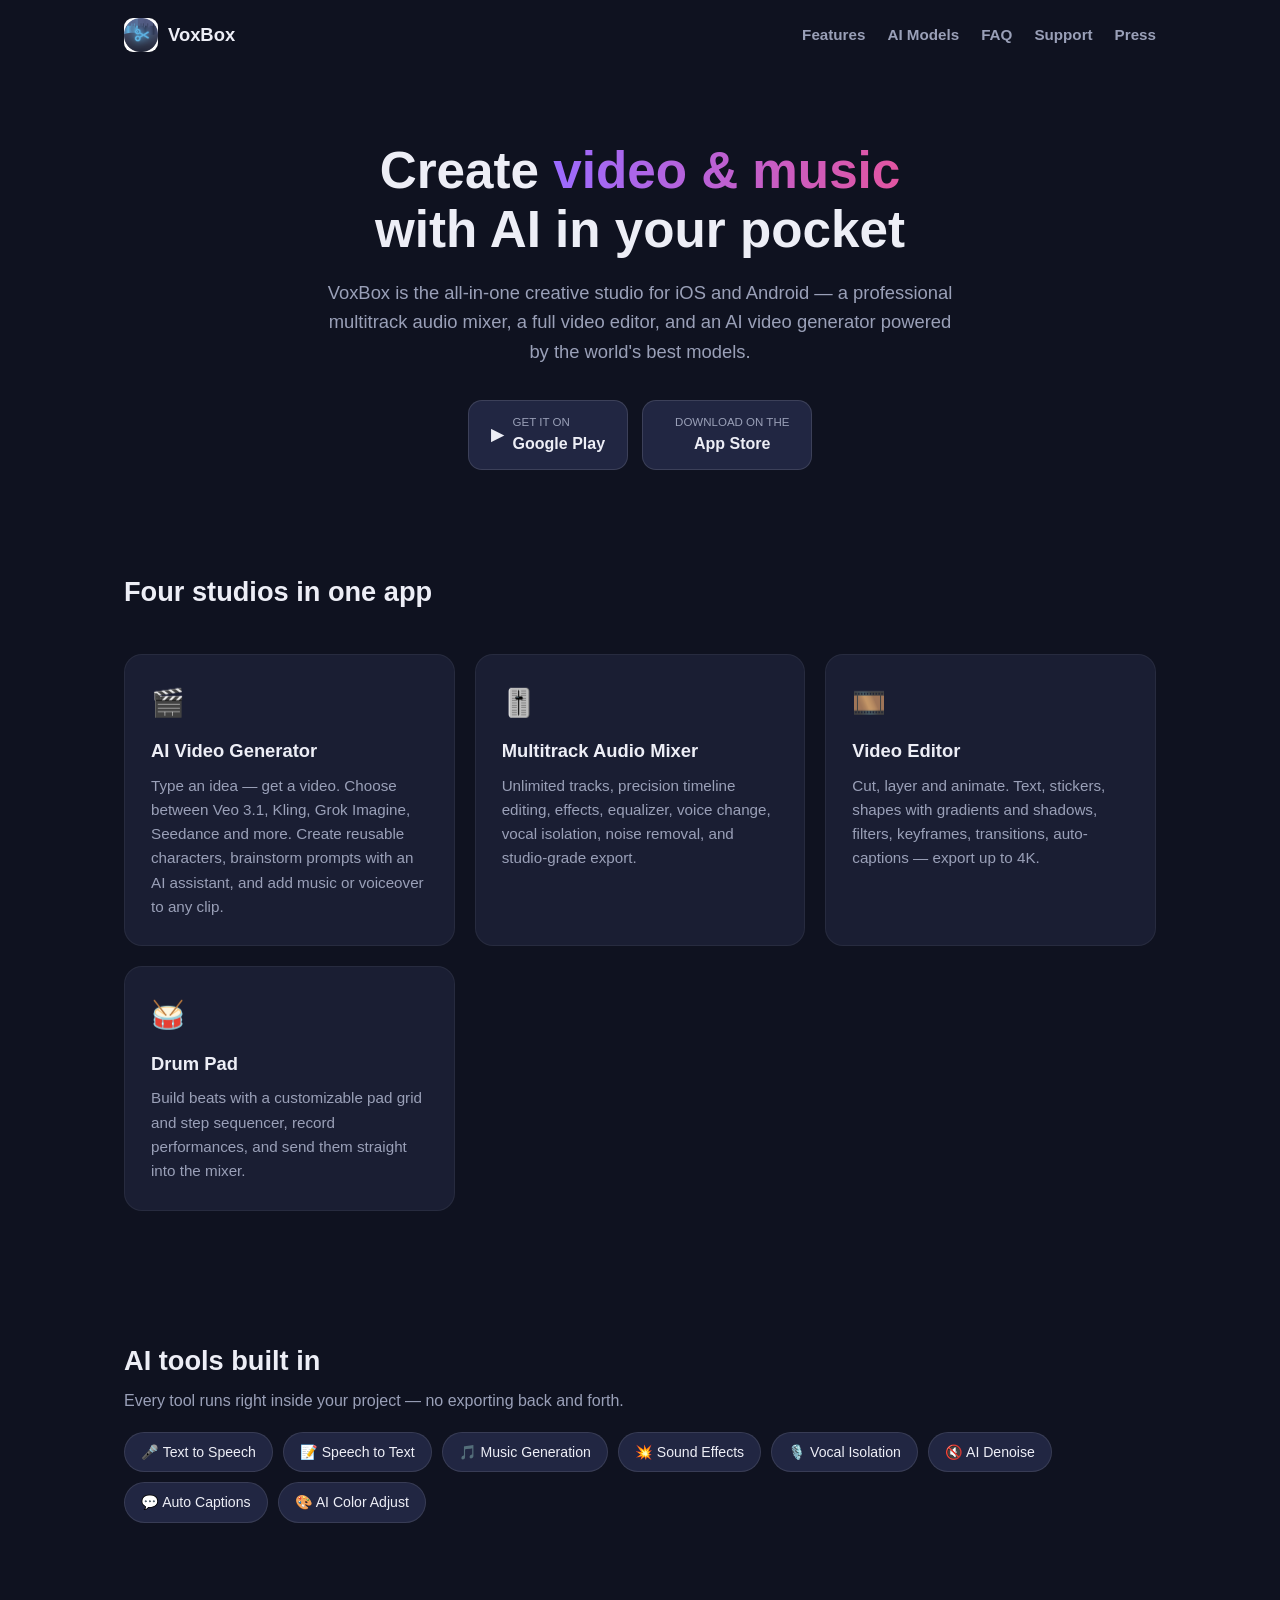
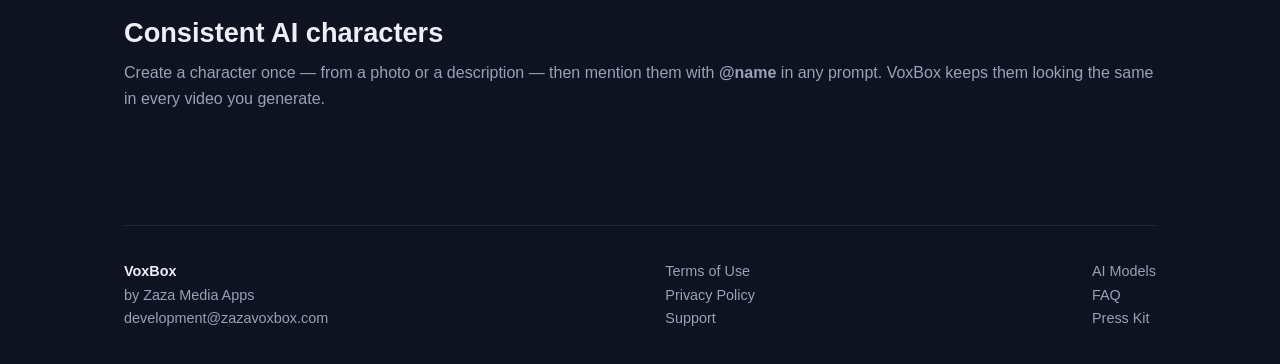
<file: index.html>
<!DOCTYPE html>
<html lang="en">
<head>
<meta charset="utf-8">
<meta name="viewport" content="width=device-width,initial-scale=1">
<title>VoxBox — AI Video & Audio Editor</title>
<meta name="description" content="VoxBox is an all-in-one AI video and audio editor for iOS and Android: multitrack audio mixer, video editor, AI video generator with 7 top models, drum pad, and AI-powered tools.">
<link rel="icon" href="/icon.jpg">
<link rel="stylesheet" href="/styles.css">
</head>
<body>
<div class="wrap">
<nav>
  <a class="logo" href="/"><img src="/icon.jpg" alt="VoxBox"> VoxBox</a>
  <div class="links">
    <a href="#features">Features</a>
    <a href="/models/">AI Models</a>
    <a href="/faq/">FAQ</a>
    <a href="/support">Support</a>
    <a href="/press/">Press</a>
  </div>
</nav>

<div class="hero">
  <h1>Create <span class="grad">video & music</span><br>with AI in your pocket</h1>
  <p>VoxBox is the all-in-one creative studio for iOS and Android — a professional multitrack audio mixer, a full video editor, and an AI video generator powered by the world's best models.</p>
  <div class="badges">
    <a class="badge" href="https://play.google.com/store/apps/details?id=com.zaza.beatbox"><span>▶</span><span><small>GET IT ON</small>Google Play</span></a>
    <a class="badge" href="https://apps.apple.com/us/app/voxbox-ai-video-audio-editor/id6758082200"><span></span><span><small>DOWNLOAD ON THE</small>App Store</span></a>
  </div>
</div>

<section id="features">
  <h2>Four studios in one app</h2>
  <div class="grid">
    <div class="card"><span class="ico">🎬</span><h3>AI Video Generator</h3><p>Type an idea — get a video. Choose between Veo 3.1, Kling, Grok Imagine, Seedance and more. Create reusable characters, brainstorm prompts with an AI assistant, and add music or voiceover to any clip.</p></div>
    <div class="card"><span class="ico">🎚️</span><h3>Multitrack Audio Mixer</h3><p>Unlimited tracks, precision timeline editing, effects, equalizer, voice change, vocal isolation, noise removal, and studio-grade export.</p></div>
    <div class="card"><span class="ico">🎞️</span><h3>Video Editor</h3><p>Cut, layer and animate. Text, stickers, shapes with gradients and shadows, filters, keyframes, transitions, auto-captions — export up to 4K.</p></div>
    <div class="card"><span class="ico">🥁</span><h3>Drum Pad</h3><p>Build beats with a customizable pad grid and step sequencer, record performances, and send them straight into the mixer.</p></div>
  </div>
</section>

<section>
  <h2>AI tools built in</h2>
  <p class="sub">Every tool runs right inside your project — no exporting back and forth.</p>
  <div class="pillrow">
    <span class="pill">🎤 Text to Speech</span>
    <span class="pill">📝 Speech to Text</span>
    <span class="pill">🎵 Music Generation</span>
    <span class="pill">💥 Sound Effects</span>
    <span class="pill">🎙️ Vocal Isolation</span>
    <span class="pill">🔇 AI Denoise</span>
    <span class="pill">💬 Auto Captions</span>
    <span class="pill">🎨 AI Color Adjust</span>
  </div>
</section>

<section>
  <h2>Consistent AI characters</h2>
  <p class="sub">Create a character once — from a photo or a description — then mention them with <b>@name</b> in any prompt. VoxBox keeps them looking the same in every video you generate.</p>
</section>

<footer>
  <div class="cols">
    <div>
      <b style="color:var(--text)">VoxBox</b><br>by Zaza Media Apps<br>
      <a href="mailto:development@zazavoxbox.com">development@zazavoxbox.com</a>
    </div>
    <div>
      <a href="/terms-of-use">Terms of Use</a><br>
      <a href="/privacy-policy">Privacy Policy</a><br>
      <a href="/support">Support</a>
    </div>
    <div>
      <a href="/models/">AI Models</a><br>
      <a href="/faq/">FAQ</a><br>
      <a href="/press/">Press Kit</a>
    </div>
  </div>
</footer>
</div>
</body>
</html>
</file>
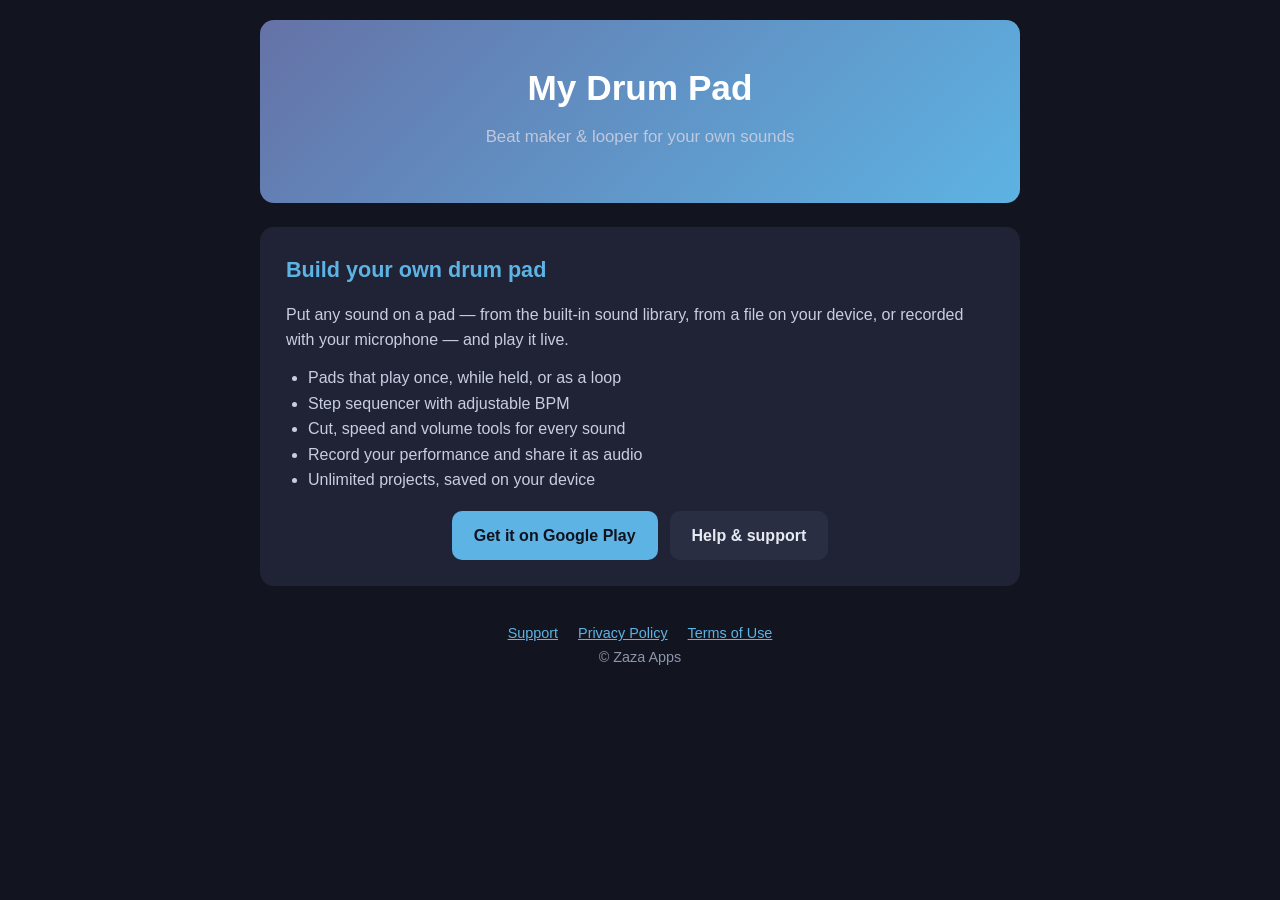
<file: drumpad/index.html>
<!DOCTYPE html>
<html lang="en">
<head>
    <meta charset="UTF-8">
    <meta name="viewport" content="width=device-width, initial-scale=1.0">
    <title>My Drum Pad: Beat Maker & Looper</title>
    <style>
* { margin: 0; padding: 0; box-sizing: border-box; }
body { font-family: -apple-system, BlinkMacSystemFont, 'Segoe UI', Arial, sans-serif; line-height: 1.6; color: #e8eaf2; background: #121520; }
.container { max-width: 800px; margin: 0 auto; padding: 20px; }
header { background: linear-gradient(135deg, #6572a7 0%, #5db3e3 100%); color: #fff; padding: 40px 20px; text-align: center; border-radius: 14px; margin-bottom: 24px; }
h1 { font-size: 2.2em; margin-bottom: 8px; }
.subtitle { font-size: 1.05em; opacity: 0.92; }
.section { background: #1f2335; padding: 26px; margin-bottom: 18px; border-radius: 14px; }
h2 { color: #5db3e3; margin-bottom: 14px; font-size: 1.35em; }
h3 { margin: 16px 0 6px; font-size: 1.05em; }
p, li { color: #c9cde0; }
p { margin-bottom: 12px; }
ul { margin: 0 0 12px 22px; }
a { color: #5db3e3; }
.back { display: inline-block; margin-bottom: 16px; text-decoration: none; }
.updated { color: #8e95a9; font-size: 0.92em; margin-bottom: 14px; }
.links { display: flex; flex-wrap: wrap; gap: 12px; justify-content: center; margin-top: 18px; }
.button { display: inline-block; background: #5db3e3; color: #0f1320; padding: 12px 22px; border-radius: 10px; text-decoration: none; font-weight: 700; }
.button.secondary { background: #2a2e42; color: #e8eaf2; }
footer { text-align: center; color: #8e95a9; font-size: 0.9em; padding: 18px 0 30px; }
footer a { margin: 0 8px; }
    </style>
</head>
<body>
    <div class="container">
        
        <header>
            <h1>My Drum Pad</h1>
            <p class="subtitle">Beat maker &amp; looper for your own sounds</p>
        </header>
        <div class="section">
            <h2>Build your own drum pad</h2>
            <p>Put any sound on a pad &mdash; from the built-in sound library, from a file on your device, or recorded with your microphone &mdash; and play it live.</p>
            <ul>
                <li>Pads that play once, while held, or as a loop</li>
                <li>Step sequencer with adjustable BPM</li>
                <li>Cut, speed and volume tools for every sound</li>
                <li>Record your performance and share it as audio</li>
                <li>Unlimited projects, saved on your device</li>
            </ul>
            <div class="links">
                <a class="button" href="https://play.google.com/store/apps/details?id=com.voxbox.drumpad">Get it on Google Play</a>
                <a class="button secondary" href="/drumpad/support/">Help &amp; support</a>
            </div>
        </div>
        <footer>
            <a href="/drumpad/support/">Support</a>
            <a href="/drumpad/privacy-policy/">Privacy Policy</a>
            <a href="/drumpad/terms-of-use/">Terms of Use</a>
            <br>&copy; Zaza Apps
        </footer>
    </div>
</body>
</html>
</file>
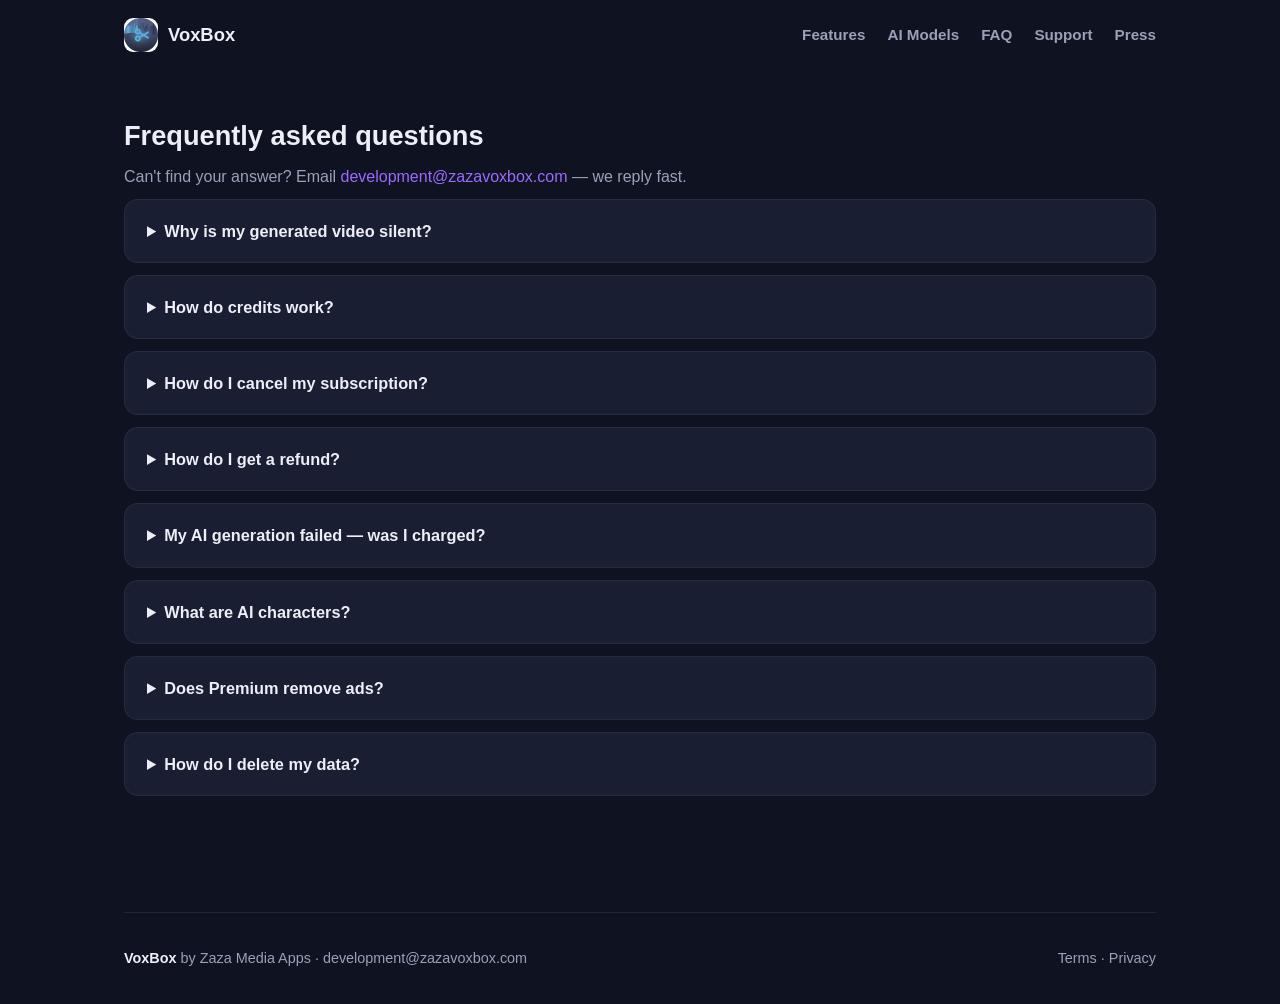
<file: faq/index.html>
<!DOCTYPE html><html lang="en"><head><meta charset="utf-8"><meta name="viewport" content="width=device-width,initial-scale=1"><title>FAQ — VoxBox</title><link rel="icon" href="/icon.jpg"><link rel="stylesheet" href="/styles.css"></head><body><div class="wrap"><nav>
  <a class="logo" href="/"><img src="/icon.jpg" alt="VoxBox"> VoxBox</a>
  <div class="links"><a href="/#features">Features</a><a href="/models/">AI Models</a><a href="/faq/">FAQ</a><a href="/support">Support</a><a href="/press/">Press</a></div>
</nav><section><h2>Frequently asked questions</h2><p class="sub">Can't find your answer? Email <a href="mailto:development@zazavoxbox.com">development@zazavoxbox.com</a> — we reply fast.</p><details><summary>Why is my generated video silent?</summary><p>Some models (Kling 2.5, Luma Ray 2, Runway Gen-4) generate silent video by design. Choose Veo 3.1, Grok Imagine or Seedance for native audio — or add AI music and voiceover to any silent clip from the result screen.</p></details>
<details><summary>How do credits work?</summary><p>AI tools are powered by credits. New users receive free starter credits, and packs from 40 to 4,000 credits are available in the app. Each tool shows its exact price before you run it — you're only charged when a generation actually runs, and failed generations are refunded automatically.</p></details>
<details><summary>How do I cancel my subscription?</summary><p>Subscriptions are managed by your app store, not by us. On Android: Play Store → profile → Payments & subscriptions → Subscriptions. On iPhone: Settings → your name → Subscriptions. Cancelling stops future renewals; you keep Premium until the period ends.</p></details>
<details><summary>How do I get a refund?</summary><p>Purchases go through Google Play / the App Store, so refunds follow their policies. For Google Play, request a refund from your order history within 48 hours, or contact us and we'll help. For iOS, use Apple's reportaproblem.apple.com.</p></details>
<details><summary>My AI generation failed — was I charged?</summary><p>No. If a generation fails or is rejected by the model's content filters, your credits are refunded automatically. If you believe credits went missing, email us with your device ID (Settings → About) and we'll investigate.</p></details>
<details><summary>What are AI characters?</summary><p>Create a character once from a photo and/or a description. Then type @ in your prompt and pick them — the AI keeps the same person consistent across every video you generate.</p></details>
<details><summary>Does Premium remove ads?</summary><p>Yes — any subscription (weekly, monthly or yearly) removes all ads and unlocks every premium feature across the audio mixer, video editor and drum pad.</p></details>
<details><summary>How do I delete my data?</summary><p>VoxBox projects are stored on your device. For any server-side data tied to your device ID, email development@zazavoxbox.com and we'll erase it.</p></details></section><footer><div class="cols"><div><b style="color:var(--text)">VoxBox</b> by Zaza Media Apps · <a href="mailto:development@zazavoxbox.com">development@zazavoxbox.com</a></div><div><a href="/terms-of-use">Terms</a> · <a href="/privacy-policy">Privacy</a></div></div></footer></div></body></html>
</file>
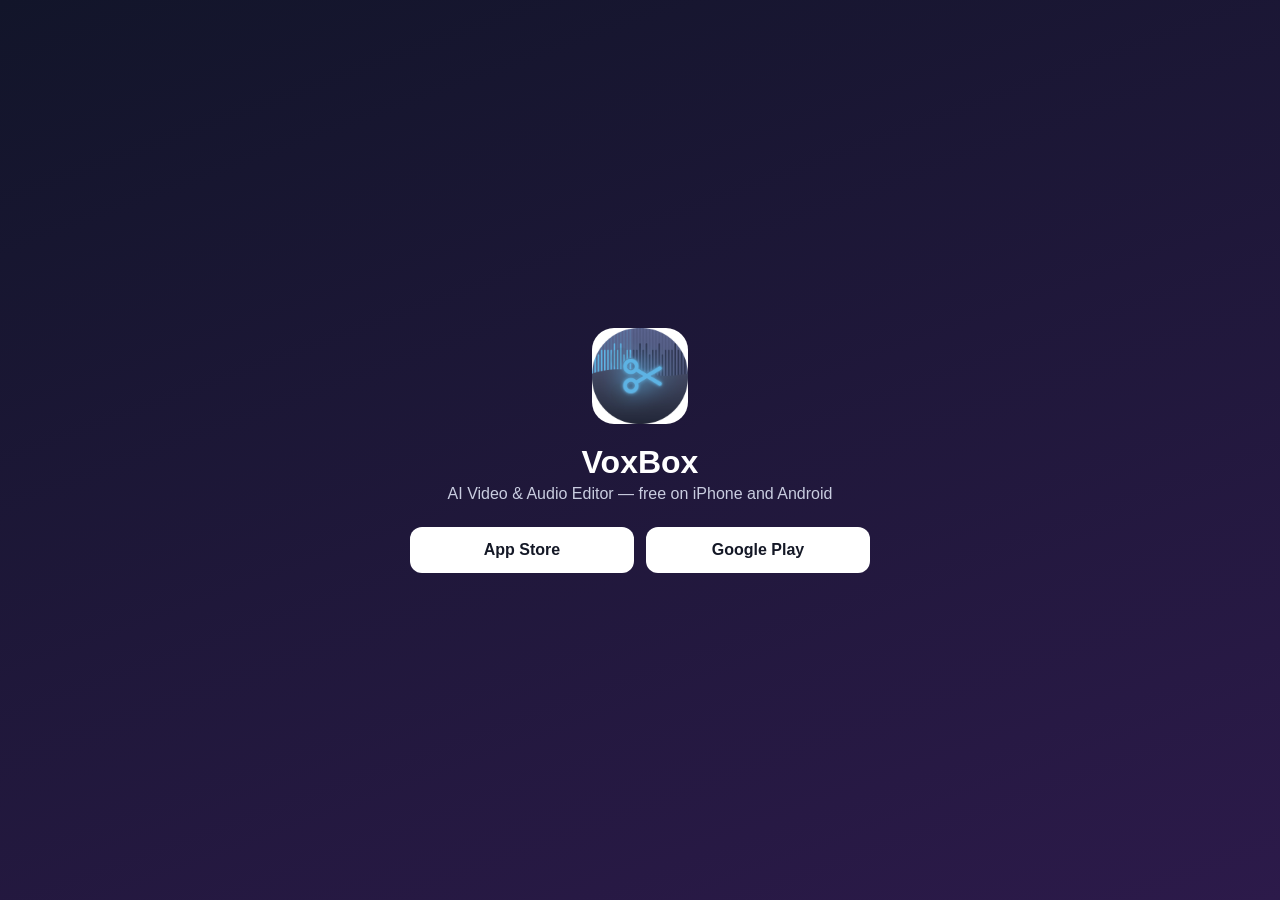
<file: get/index.html>
<!doctype html>
<html lang="en">
<head>
<meta charset="utf-8">
<meta name="viewport" content="width=device-width, initial-scale=1">
<title>Get VoxBox</title>
<meta name="description" content="VoxBox — AI Video & Audio Editor. Free on the App Store and Google Play.">
<meta property="og:title" content="VoxBox — AI Video & Audio Editor">
<meta property="og:description" content="Mix music, edit videos and create with AI. Free on iPhone and Android.">
<meta property="og:image" content="https://zazavoxbox.com/icon.jpg">
<link rel="icon" href="/icon.jpg">
<script>
// One link for every phone: iPhone/iPad -> App Store, Android -> Google Play,
// anything else stays on this page with both buttons. ?src=<name> is passed
// to Google Play as the install referrer (utm_source) so installs from a
// campaign show up in Play Console acquisition reports.
(function () {
  var ios = 'https://apps.apple.com/us/app/voxbox-ai-video-audio-editor/id6758082200';
  var play = 'https://play.google.com/store/apps/details?id=com.zaza.beatbox';
  var src = (new URLSearchParams(location.search).get('src') || '').replace(/[^a-z0-9_-]/gi, '').slice(0, 40);
  if (src) play += '&referrer=' + encodeURIComponent('utm_source=' + src + '&utm_medium=link');
  window.__stores = { ios: ios, play: play };
  var ua = navigator.userAgent || '';
  var isIOS = /iPhone|iPad|iPod/i.test(ua) || (/Macintosh/.test(ua) && navigator.maxTouchPoints > 1);
  var isAndroid = /Android/i.test(ua);
  if (isIOS) location.replace(ios);
  else if (isAndroid) location.replace(play);
})();
</script>
<style>
  body { margin: 0; min-height: 100vh; display: flex; align-items: center; justify-content: center;
         background: linear-gradient(160deg, #12152a, #2c1a4a); color: #fff;
         font-family: -apple-system, BlinkMacSystemFont, "Segoe UI", Roboto, sans-serif; text-align: center; padding: 16px; box-sizing: border-box; }
  img { width: 96px; height: 96px; border-radius: 22px; }
  h1 { margin: 16px 0 4px; font-size: 32px; }
  p { margin: 0 0 24px; color: #c9cde0; }
  .btns { display: flex; gap: 12px; justify-content: center; flex-wrap: wrap; }
  a.btn { display: inline-block; padding: 14px 22px; border-radius: 12px; background: #fff; color: #141826;
          font-weight: 700; text-decoration: none; min-width: 180px; }
</style>
</head>
<body>
  <main>
    <img src="/icon.jpg" alt="VoxBox app icon">
    <h1>VoxBox</h1>
    <p>AI Video &amp; Audio Editor — free on iPhone and Android</p>
    <div class="btns">
      <a class="btn" id="ios" href="https://apps.apple.com/us/app/voxbox-ai-video-audio-editor/id6758082200">App Store</a>
      <a class="btn" id="play" href="https://play.google.com/store/apps/details?id=com.zaza.beatbox">Google Play</a>
    </div>
  </main>
  <script>document.getElementById('play').href = window.__stores.play;</script>
</body>
</html>
</file>
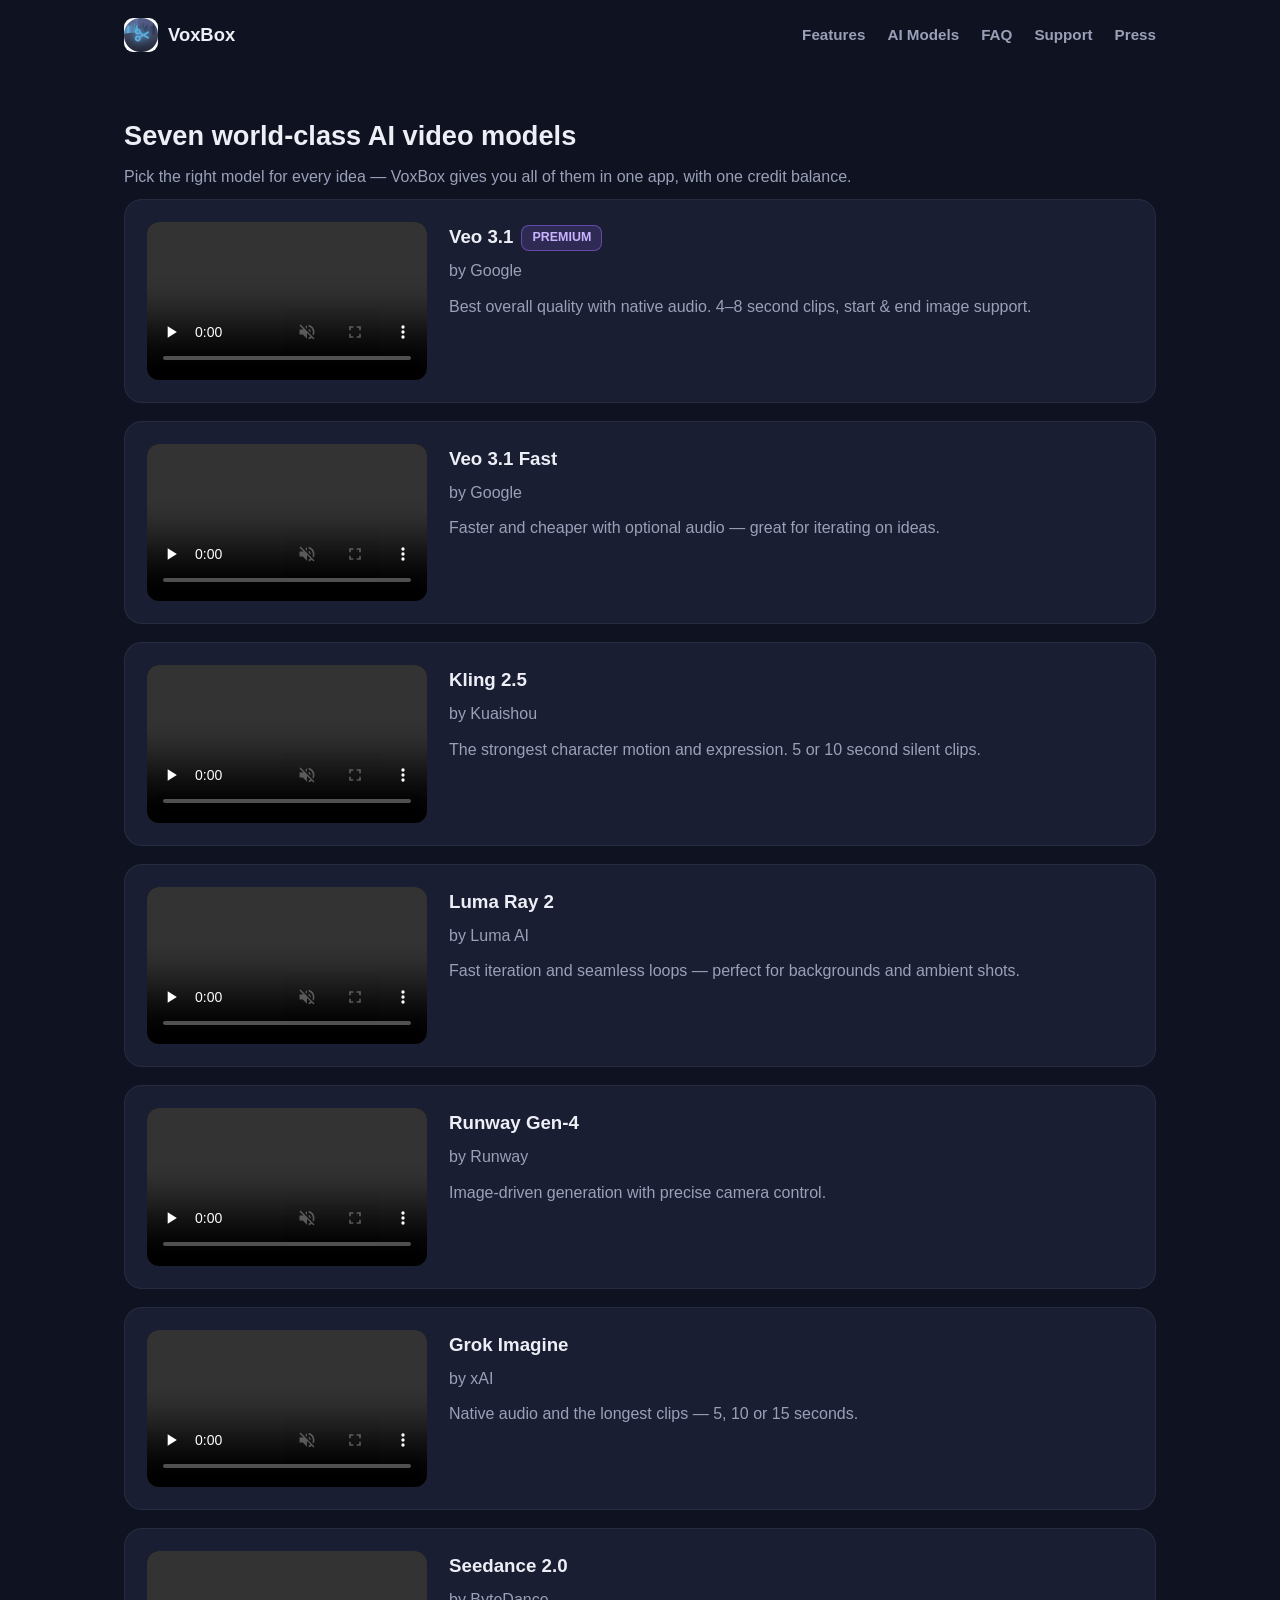
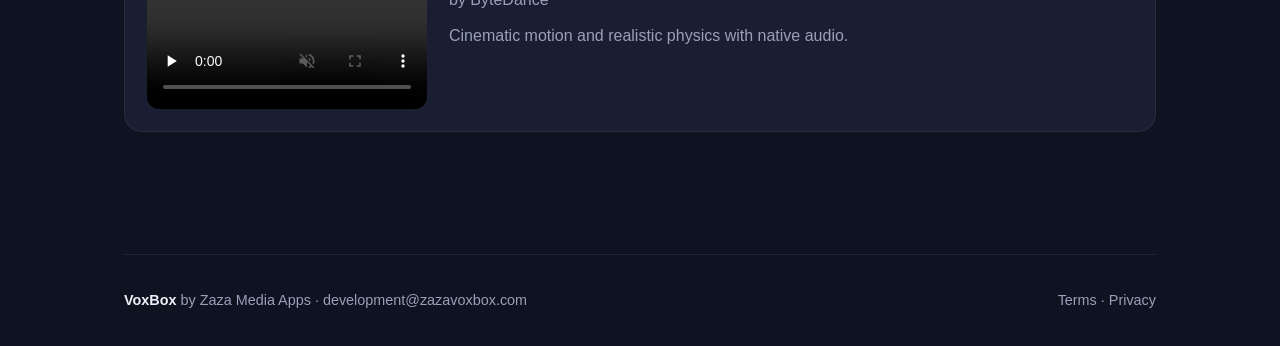
<file: models/index.html>
<!DOCTYPE html><html lang="en"><head><meta charset="utf-8"><meta name="viewport" content="width=device-width,initial-scale=1"><title>AI Video Models — VoxBox</title><link rel="icon" href="/icon.jpg"><link rel="stylesheet" href="/styles.css"></head><body><div class="wrap"><nav>
  <a class="logo" href="/"><img src="/icon.jpg" alt="VoxBox"> VoxBox</a>
  <div class="links"><a href="/#features">Features</a><a href="/models/">AI Models</a><a href="/faq/">FAQ</a><a href="/support">Support</a><a href="/press/">Press</a></div>
</nav><section><h2>Seven world-class AI video models</h2><p class="sub">Pick the right model for every idea — VoxBox gives you all of them in one app, with one credit balance.</p><div class="model">
  <video controls muted loop playsinline preload="none" poster="" src="/media/models/veo-3.1-best.mp4" onerror="this.outerHTML='<div class=vph>Sample coming soon</div>'"></video>
  <div class="info"><h3>Veo 3.1<span class="tag">PREMIUM</span></h3><p class="sub">by Google</p><p style="color:var(--dim)">Best overall quality with native audio. 4–8 second clips, start & end image support.</p></div>
</div>
<div class="model">
  <video controls muted loop playsinline preload="none" poster="" src="/media/models/veo-3.1-fast.mp4" onerror="this.outerHTML='<div class=vph>Sample coming soon</div>'"></video>
  <div class="info"><h3>Veo 3.1 Fast</h3><p class="sub">by Google</p><p style="color:var(--dim)">Faster and cheaper with optional audio — great for iterating on ideas.</p></div>
</div>
<div class="model">
  <video controls muted loop playsinline preload="none" poster="" src="/media/models/kling-2.5-pro.mp4" onerror="this.outerHTML='<div class=vph>Sample coming soon</div>'"></video>
  <div class="info"><h3>Kling 2.5</h3><p class="sub">by Kuaishou</p><p style="color:var(--dim)">The strongest character motion and expression. 5 or 10 second silent clips.</p></div>
</div>
<div class="model">
  <video controls muted loop playsinline preload="none" poster="" src="/media/models/luma-ray-2.mp4" onerror="this.outerHTML='<div class=vph>Sample coming soon</div>'"></video>
  <div class="info"><h3>Luma Ray 2</h3><p class="sub">by Luma AI</p><p style="color:var(--dim)">Fast iteration and seamless loops — perfect for backgrounds and ambient shots.</p></div>
</div>
<div class="model">
  <video controls muted loop playsinline preload="none" poster="" src="/media/models/runway-gen4.mp4" onerror="this.outerHTML='<div class=vph>Sample coming soon</div>'"></video>
  <div class="info"><h3>Runway Gen-4</h3><p class="sub">by Runway</p><p style="color:var(--dim)">Image-driven generation with precise camera control.</p></div>
</div>
<div class="model">
  <video controls muted loop playsinline preload="none" poster="" src="/media/models/grok-imagine.mp4" onerror="this.outerHTML='<div class=vph>Sample coming soon</div>'"></video>
  <div class="info"><h3>Grok Imagine</h3><p class="sub">by xAI</p><p style="color:var(--dim)">Native audio and the longest clips — 5, 10 or 15 seconds.</p></div>
</div>
<div class="model">
  <video controls muted loop playsinline preload="none" poster="" src="/media/models/seedance-2.0.mp4" onerror="this.outerHTML='<div class=vph>Sample coming soon</div>'"></video>
  <div class="info"><h3>Seedance 2.0</h3><p class="sub">by ByteDance</p><p style="color:var(--dim)">Cinematic motion and realistic physics with native audio.</p></div>
</div></section><footer><div class="cols"><div><b style="color:var(--text)">VoxBox</b> by Zaza Media Apps · <a href="mailto:development@zazavoxbox.com">development@zazavoxbox.com</a></div><div><a href="/terms-of-use">Terms</a> · <a href="/privacy-policy">Privacy</a></div></div></footer></div></body></html>
</file>
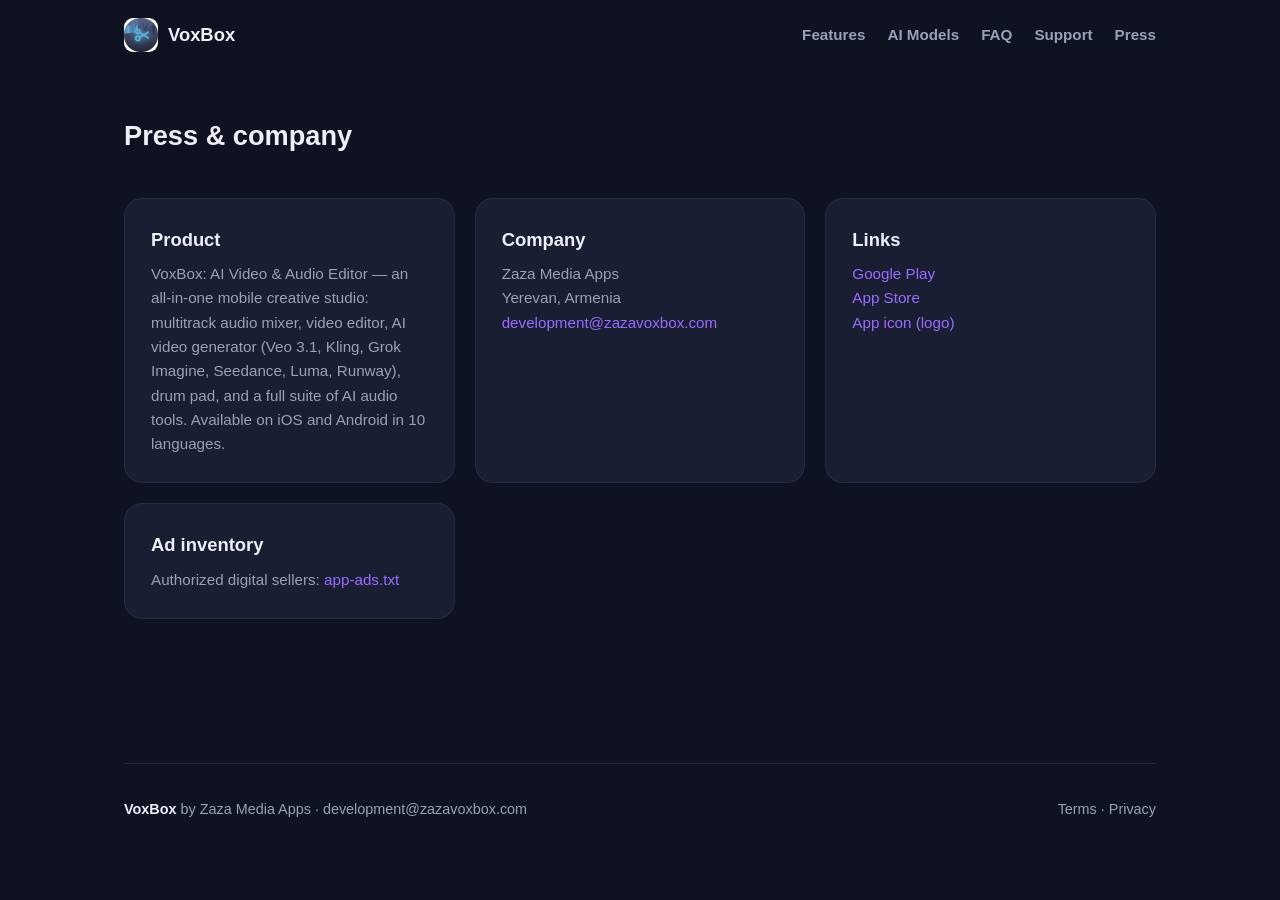
<file: press/index.html>
<!DOCTYPE html><html lang="en"><head><meta charset="utf-8"><meta name="viewport" content="width=device-width,initial-scale=1"><title>Press & Company — VoxBox</title><link rel="icon" href="/icon.jpg"><link rel="stylesheet" href="/styles.css"></head><body><div class="wrap"><nav>
  <a class="logo" href="/"><img src="/icon.jpg" alt="VoxBox"> VoxBox</a>
  <div class="links"><a href="/#features">Features</a><a href="/models/">AI Models</a><a href="/faq/">FAQ</a><a href="/support">Support</a><a href="/press/">Press</a></div>
</nav><section><h2>Press & company</h2>
<div class="grid">
<div class="card"><h3>Product</h3><p>VoxBox: AI Video & Audio Editor — an all-in-one mobile creative studio: multitrack audio mixer, video editor, AI video generator (Veo 3.1, Kling, Grok Imagine, Seedance, Luma, Runway), drum pad, and a full suite of AI audio tools. Available on iOS and Android in 10 languages.</p></div>
<div class="card"><h3>Company</h3><p>Zaza Media Apps<br>Yerevan, Armenia<br><a href="mailto:development@zazavoxbox.com">development@zazavoxbox.com</a></p></div>
<div class="card"><h3>Links</h3><p><a href="https://play.google.com/store/apps/details?id=com.zaza.beatbox">Google Play</a><br><a href="https://apps.apple.com/us/app/voxbox-ai-video-audio-editor/id6758082200">App Store</a><br><a href="/icon.jpg">App icon (logo)</a></p></div>
<div class="card"><h3>Ad inventory</h3><p>Authorized digital sellers: <a href="/app-ads.txt">app-ads.txt</a></p></div>
</div></section><footer><div class="cols"><div><b style="color:var(--text)">VoxBox</b> by Zaza Media Apps · <a href="mailto:development@zazavoxbox.com">development@zazavoxbox.com</a></div><div><a href="/terms-of-use">Terms</a> · <a href="/privacy-policy">Privacy</a></div></div></footer></div></body></html>
</file>
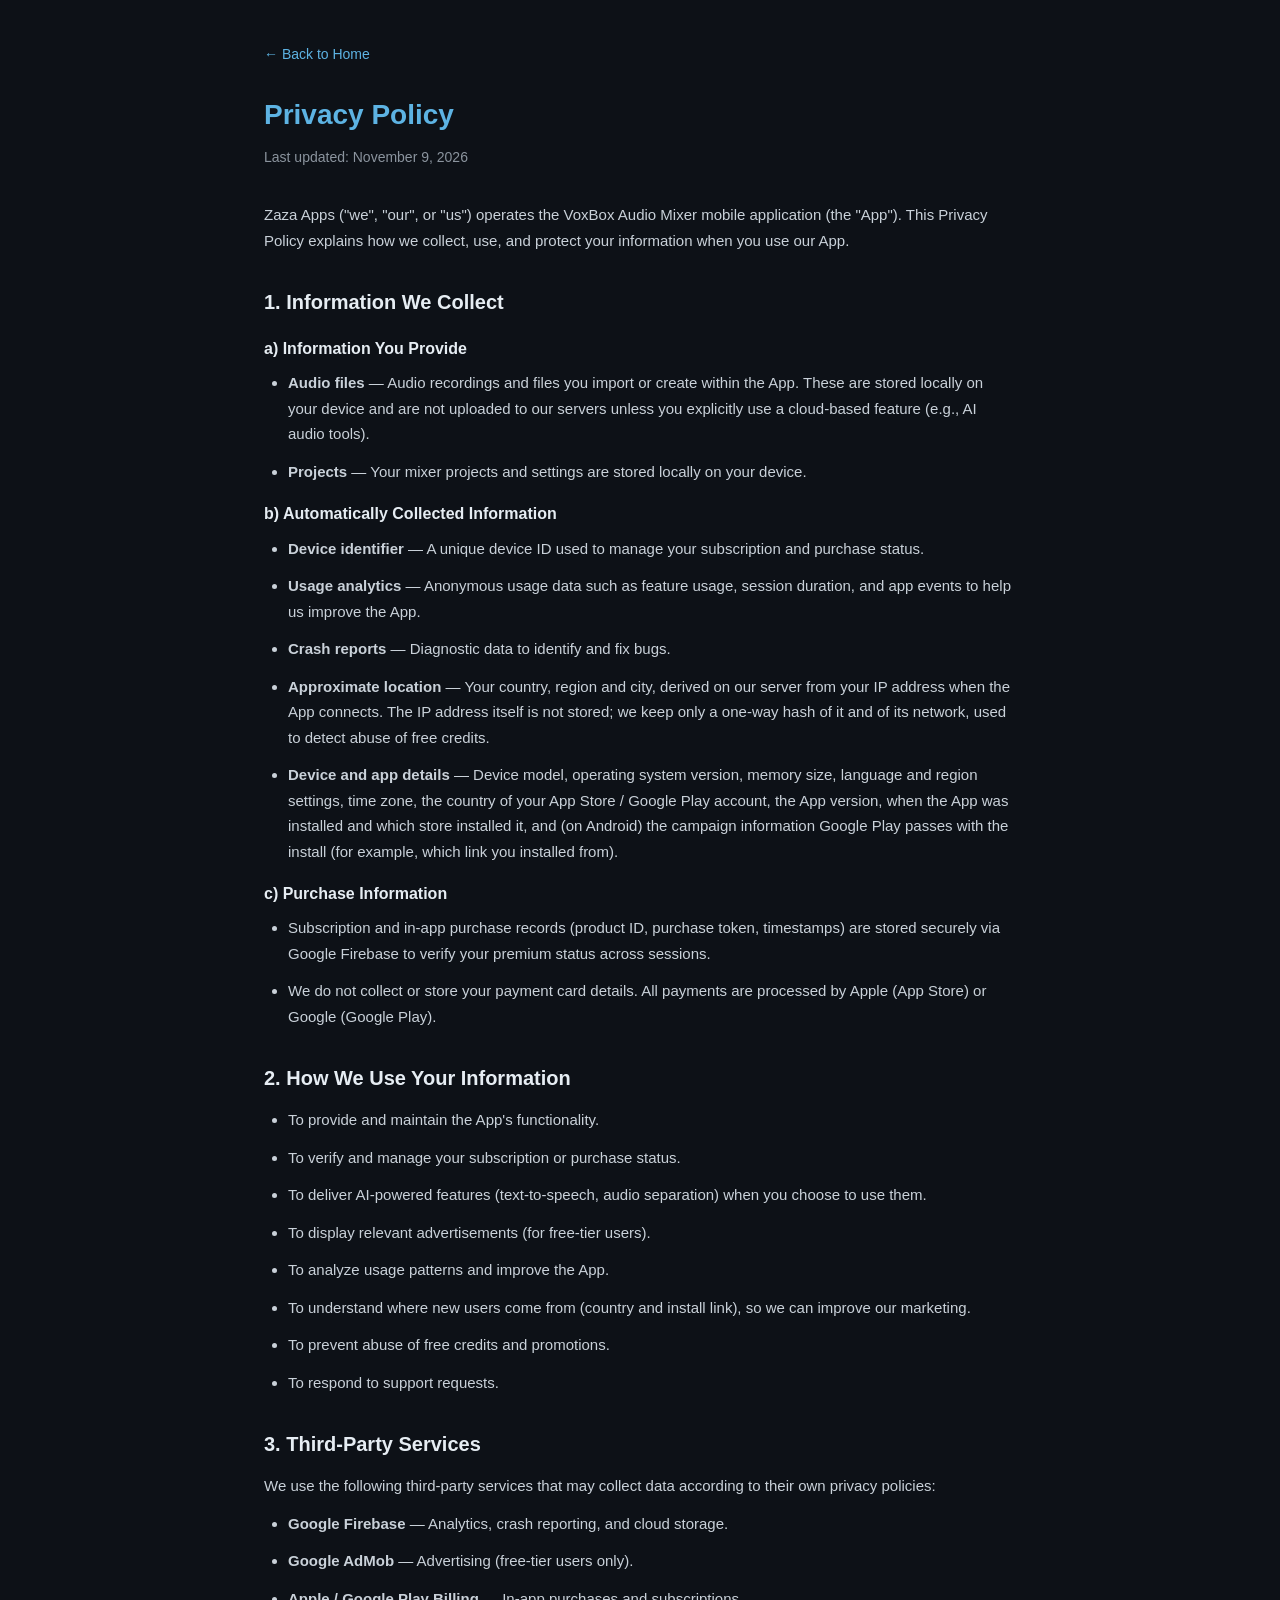
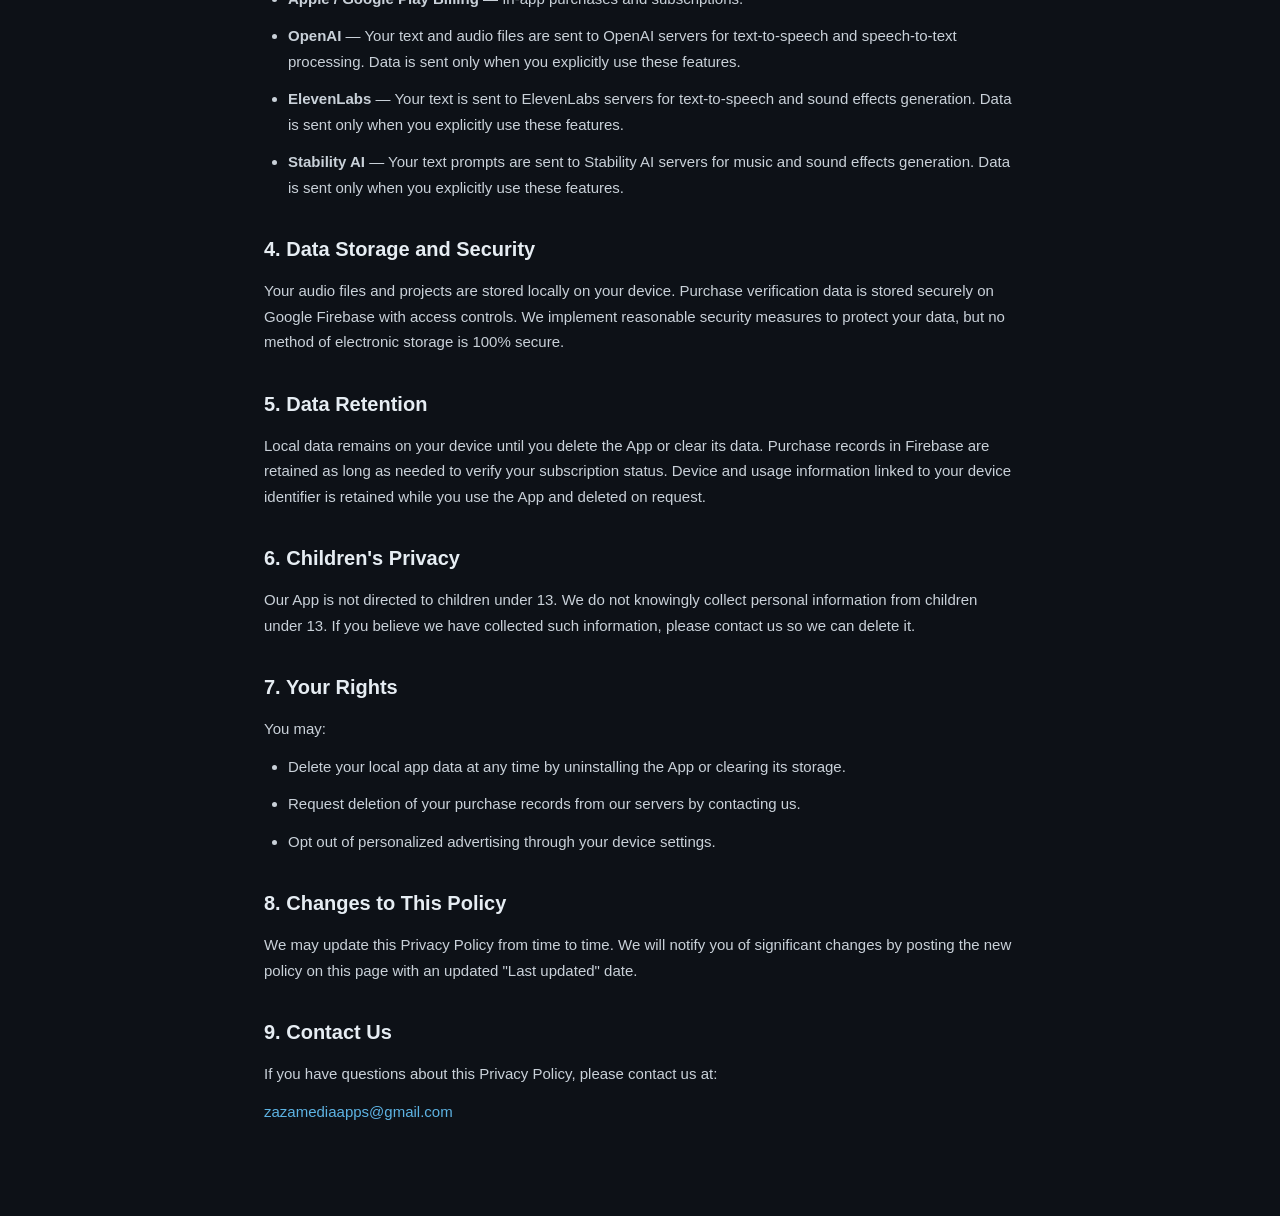
<file: privacy-policy/index.html>
<!DOCTYPE html>
<html lang="en">
<head>
  <meta charset="UTF-8">
  <meta name="viewport" content="width=device-width, initial-scale=1.0">
  <title>Privacy Policy - VoxBox Audio Mixer</title>
  <style>
    * { margin: 0; padding: 0; box-sizing: border-box; }
    body {
      font-family: -apple-system, BlinkMacSystemFont, 'Segoe UI', Roboto, Helvetica, Arial, sans-serif;
      background: #0D1117; color: #c9d1d9; line-height: 1.7;
    }
    .container { max-width: 800px; margin: 0 auto; padding: 40px 24px 80px; }
    h1 { color: #5DB3E3; font-size: 28px; margin-bottom: 8px; }
    .date { color: #8b949e; font-size: 14px; margin-bottom: 32px; }
    h2 { color: #e6edf3; font-size: 20px; margin: 32px 0 12px; }
    p, li { font-size: 15px; margin-bottom: 12px; }
    ul { padding-left: 24px; }
    a { color: #5DB3E3; text-decoration: none; }
    a:hover { text-decoration: underline; }
    .back { display: inline-block; margin-bottom: 24px; font-size: 14px; }
  </style>
</head>
<body>
  <div class="container">
    <a href="/" class="back">&larr; Back to Home</a>
    <h1>Privacy Policy</h1>
    <p class="date">Last updated: November 9, 2026</p>

    <p>Zaza Apps ("we", "our", or "us") operates the VoxBox Audio Mixer mobile application (the "App"). This Privacy Policy explains how we collect, use, and protect your information when you use our App.</p>

    <h2>1. Information We Collect</h2>

    <h3 style="color:#e6edf3;font-size:16px;margin:16px 0 8px;">a) Information You Provide</h3>
    <ul>
      <li><strong>Audio files</strong> — Audio recordings and files you import or create within the App. These are stored locally on your device and are not uploaded to our servers unless you explicitly use a cloud-based feature (e.g., AI audio tools).</li>
      <li><strong>Projects</strong> — Your mixer projects and settings are stored locally on your device.</li>
    </ul>

    <h3 style="color:#e6edf3;font-size:16px;margin:16px 0 8px;">b) Automatically Collected Information</h3>
    <ul>
      <li><strong>Device identifier</strong> — A unique device ID used to manage your subscription and purchase status.</li>
      <li><strong>Usage analytics</strong> — Anonymous usage data such as feature usage, session duration, and app events to help us improve the App.</li>
      <li><strong>Crash reports</strong> — Diagnostic data to identify and fix bugs.</li>
      <li><strong>Approximate location</strong> — Your country, region and city, derived on our server from your IP address when the App connects. The IP address itself is not stored; we keep only a one-way hash of it and of its network, used to detect abuse of free credits.</li>
      <li><strong>Device and app details</strong> — Device model, operating system version, memory size, language and region settings, time zone, the country of your App Store / Google Play account, the App version, when the App was installed and which store installed it, and (on Android) the campaign information Google Play passes with the install (for example, which link you installed from).</li>
    </ul>

    <h3 style="color:#e6edf3;font-size:16px;margin:16px 0 8px;">c) Purchase Information</h3>
    <ul>
      <li>Subscription and in-app purchase records (product ID, purchase token, timestamps) are stored securely via Google Firebase to verify your premium status across sessions.</li>
      <li>We do not collect or store your payment card details. All payments are processed by Apple (App Store) or Google (Google Play).</li>
    </ul>

    <h2>2. How We Use Your Information</h2>
    <ul>
      <li>To provide and maintain the App's functionality.</li>
      <li>To verify and manage your subscription or purchase status.</li>
      <li>To deliver AI-powered features (text-to-speech, audio separation) when you choose to use them.</li>
      <li>To display relevant advertisements (for free-tier users).</li>
      <li>To analyze usage patterns and improve the App.</li>
      <li>To understand where new users come from (country and install link), so we can improve our marketing.</li>
      <li>To prevent abuse of free credits and promotions.</li>
      <li>To respond to support requests.</li>
    </ul>

    <h2>3. Third-Party Services</h2>
    <p>We use the following third-party services that may collect data according to their own privacy policies:</p>
    <ul>
      <li><strong>Google Firebase</strong> — Analytics, crash reporting, and cloud storage.</li>
      <li><strong>Google AdMob</strong> — Advertising (free-tier users only).</li>
      <li><strong>Apple / Google Play Billing</strong> — In-app purchases and subscriptions.</li>
      <li><strong>OpenAI</strong> — Your text and audio files are sent to OpenAI servers for text-to-speech and speech-to-text processing. Data is sent only when you explicitly use these features.</li>
      <li><strong>ElevenLabs</strong> — Your text is sent to ElevenLabs servers for text-to-speech and sound effects generation. Data is sent only when you explicitly use these features.</li>
      <li><strong>Stability AI</strong> — Your text prompts are sent to Stability AI servers for music and sound effects generation. Data is sent only when you explicitly use these features.</li>
    </ul>

    <h2>4. Data Storage and Security</h2>
    <p>Your audio files and projects are stored locally on your device. Purchase verification data is stored securely on Google Firebase with access controls. We implement reasonable security measures to protect your data, but no method of electronic storage is 100% secure.</p>

    <h2>5. Data Retention</h2>
    <p>Local data remains on your device until you delete the App or clear its data. Purchase records in Firebase are retained as long as needed to verify your subscription status. Device and usage information linked to your device identifier is retained while you use the App and deleted on request.</p>

    <h2>6. Children's Privacy</h2>
    <p>Our App is not directed to children under 13. We do not knowingly collect personal information from children under 13. If you believe we have collected such information, please contact us so we can delete it.</p>

    <h2>7. Your Rights</h2>
    <p>You may:</p>
    <ul>
      <li>Delete your local app data at any time by uninstalling the App or clearing its storage.</li>
      <li>Request deletion of your purchase records from our servers by contacting us.</li>
      <li>Opt out of personalized advertising through your device settings.</li>
    </ul>

    <h2>8. Changes to This Policy</h2>
    <p>We may update this Privacy Policy from time to time. We will notify you of significant changes by posting the new policy on this page with an updated "Last updated" date.</p>

    <h2>9. Contact Us</h2>
    <p>If you have questions about this Privacy Policy, please contact us at:</p>
    <p><a href="mailto:zazamediaapps@gmail.com">zazamediaapps@gmail.com</a></p>
  </div>
</body>
</html>
</file>
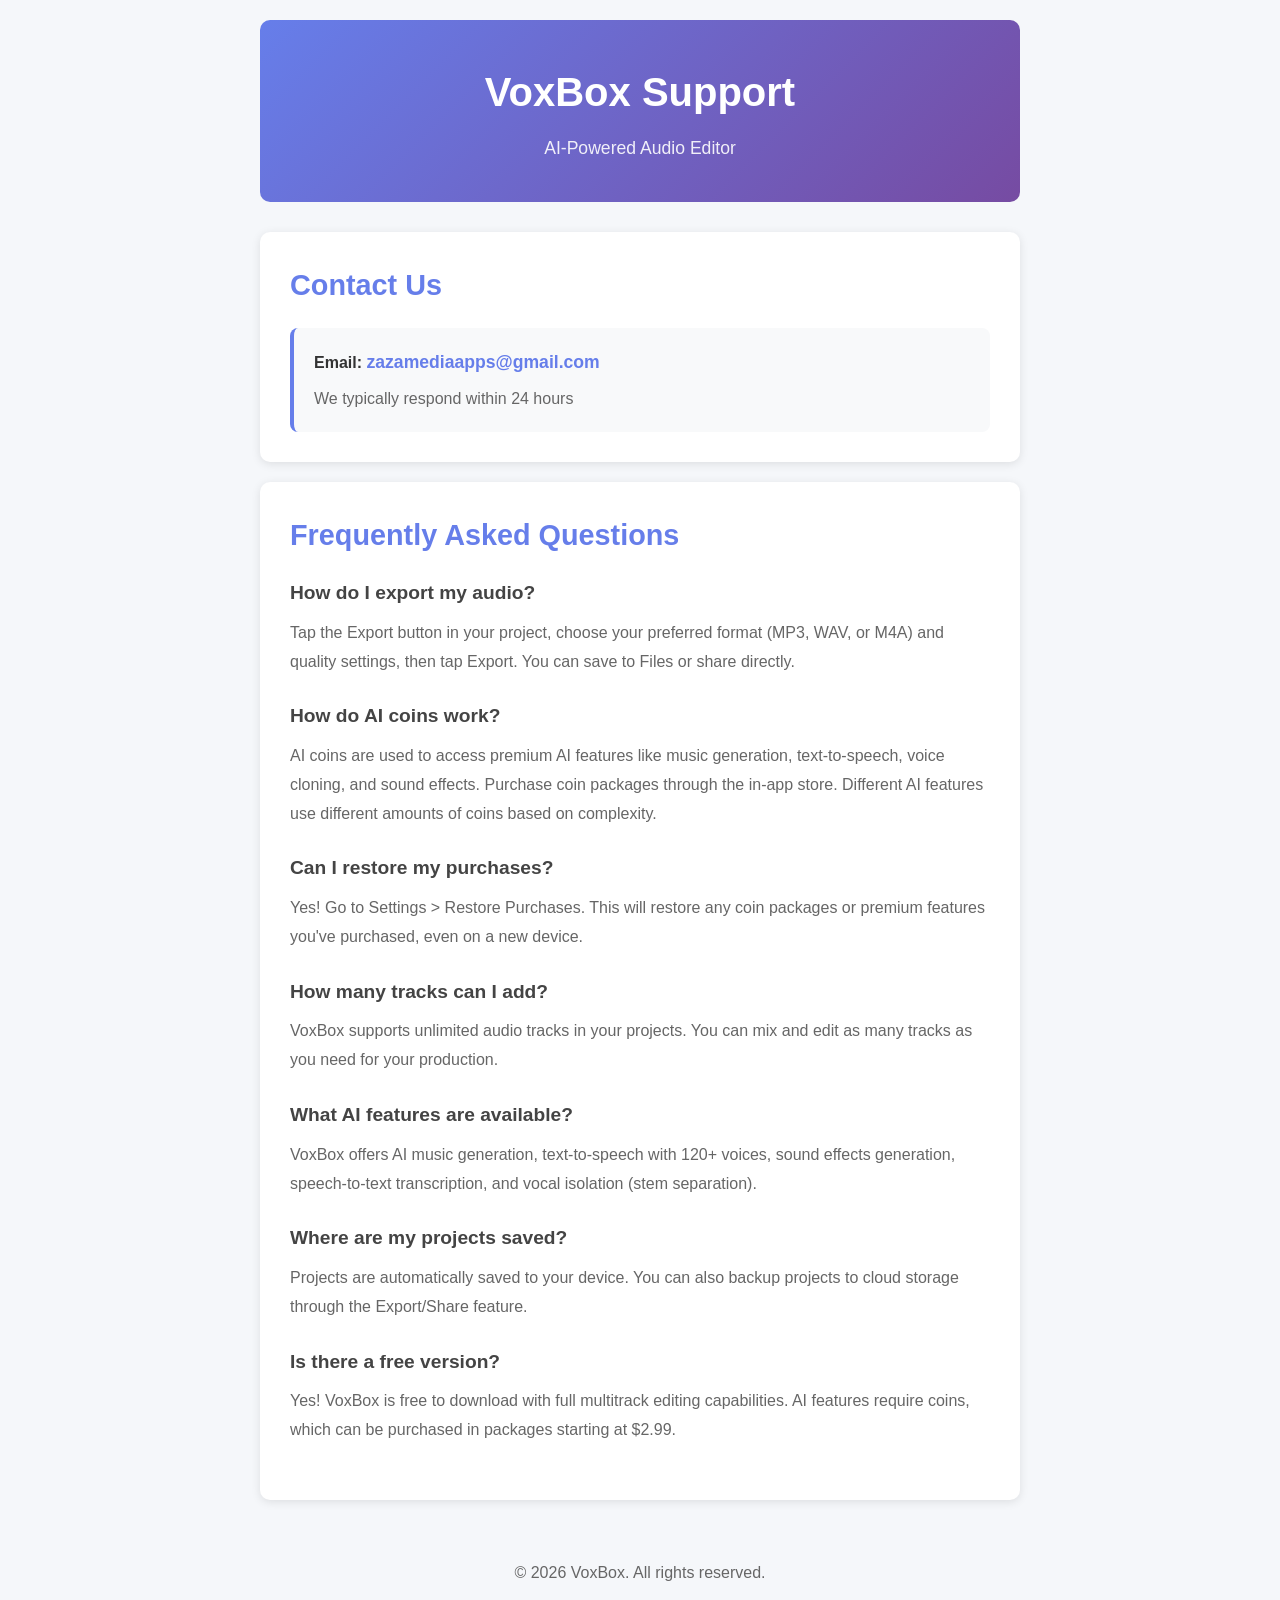
<file: support/index.html>
<!DOCTYPE html>
<html lang="en">
<head>
    <meta charset="UTF-8">
    <meta name="viewport" content="width=device-width, initial-scale=1.0">
    <title>VoxBox Support</title>
    <style>
        * {
            margin: 0;
            padding: 0;
            box-sizing: border-box;
        }

        body {
            font-family: -apple-system, BlinkMacSystemFont, 'Segoe UI', Arial, sans-serif;
            line-height: 1.6;
            color: #333;
            background: #f5f7fa;
        }

        .container {
            max-width: 800px;
            margin: 0 auto;
            padding: 20px;
        }

        header {
            background: linear-gradient(135deg, #667eea 0%, #764ba2 100%);
            color: white;
            padding: 40px 20px;
            text-align: center;
            border-radius: 10px;
            margin-bottom: 30px;
        }

        h1 {
            font-size: 2.5em;
            margin-bottom: 10px;
        }

        .subtitle {
            font-size: 1.1em;
            opacity: 0.9;
        }

        .section {
            background: white;
            padding: 30px;
            margin-bottom: 20px;
            border-radius: 10px;
            box-shadow: 0 2px 10px rgba(0,0,0,0.1);
        }

        h2 {
            color: #667eea;
            margin-bottom: 20px;
            font-size: 1.8em;
        }

        .contact-box {
            background: #f8f9fa;
            padding: 20px;
            border-radius: 8px;
            border-left: 4px solid #667eea;
        }

        .contact-box a {
            color: #667eea;
            text-decoration: none;
            font-weight: bold;
            font-size: 1.1em;
        }

        .contact-box a:hover {
            text-decoration: underline;
        }

        .faq-item {
            margin-bottom: 25px;
        }

        .faq-item h3 {
            color: #444;
            margin-bottom: 10px;
            font-size: 1.2em;
        }

        .faq-item p {
            color: #666;
            line-height: 1.8;
        }

        footer {
            text-align: center;
            padding: 20px;
            color: #666;
            margin-top: 40px;
        }
    </style>
</head>
<body>
    <div class="container">
        <header>
            <h1>VoxBox Support</h1>
            <p class="subtitle">AI-Powered Audio Editor</p>
        </header>

        <div class="section">
            <h2>Contact Us</h2>
            <div class="contact-box">
                <p><strong>Email:</strong> <a href="mailto:zazamediaapps@gmail.com">zazamediaapps@gmail.com</a></p>
                <p style="margin-top: 10px; color: #666;">We typically respond within 24 hours</p>
            </div>
        </div>

        <div class="section">
            <h2>Frequently Asked Questions</h2>

            <div class="faq-item">
                <h3>How do I export my audio?</h3>
                <p>Tap the Export button in your project, choose your preferred format (MP3, WAV, or M4A) and quality settings, then tap Export. You can save to Files or share directly.</p>
            </div>

            <div class="faq-item">
                <h3>How do AI coins work?</h3>
                <p>AI coins are used to access premium AI features like music generation, text-to-speech, voice cloning, and sound effects. Purchase coin packages through the in-app store. Different AI features use different amounts of coins based on complexity.</p>
            </div>

            <div class="faq-item">
                <h3>Can I restore my purchases?</h3>
                <p>Yes! Go to Settings > Restore Purchases. This will restore any coin packages or premium features you've purchased, even on a new device.</p>
            </div>

            <div class="faq-item">
                <h3>How many tracks can I add?</h3>
                <p>VoxBox supports unlimited audio tracks in your projects. You can mix and edit as many tracks as you need for your production.</p>
            </div>

            <div class="faq-item">
                <h3>What AI features are available?</h3>
                <p>VoxBox offers AI music generation, text-to-speech with 120+ voices, sound effects generation, speech-to-text transcription, and vocal isolation (stem separation).</p>
            </div>

            <div class="faq-item">
                <h3>Where are my projects saved?</h3>
                <p>Projects are automatically saved to your device. You can also backup projects to cloud storage through the Export/Share feature.</p>
            </div>

            <div class="faq-item">
                <h3>Is there a free version?</h3>
                <p>Yes! VoxBox is free to download with full multitrack editing capabilities. AI features require coins, which can be purchased in packages starting at $2.99.</p>
            </div>
        </div>

        <footer>
            <p>&copy; 2026 VoxBox. All rights reserved.</p>
        </footer>
    </div>
</body>
</html>
</file>
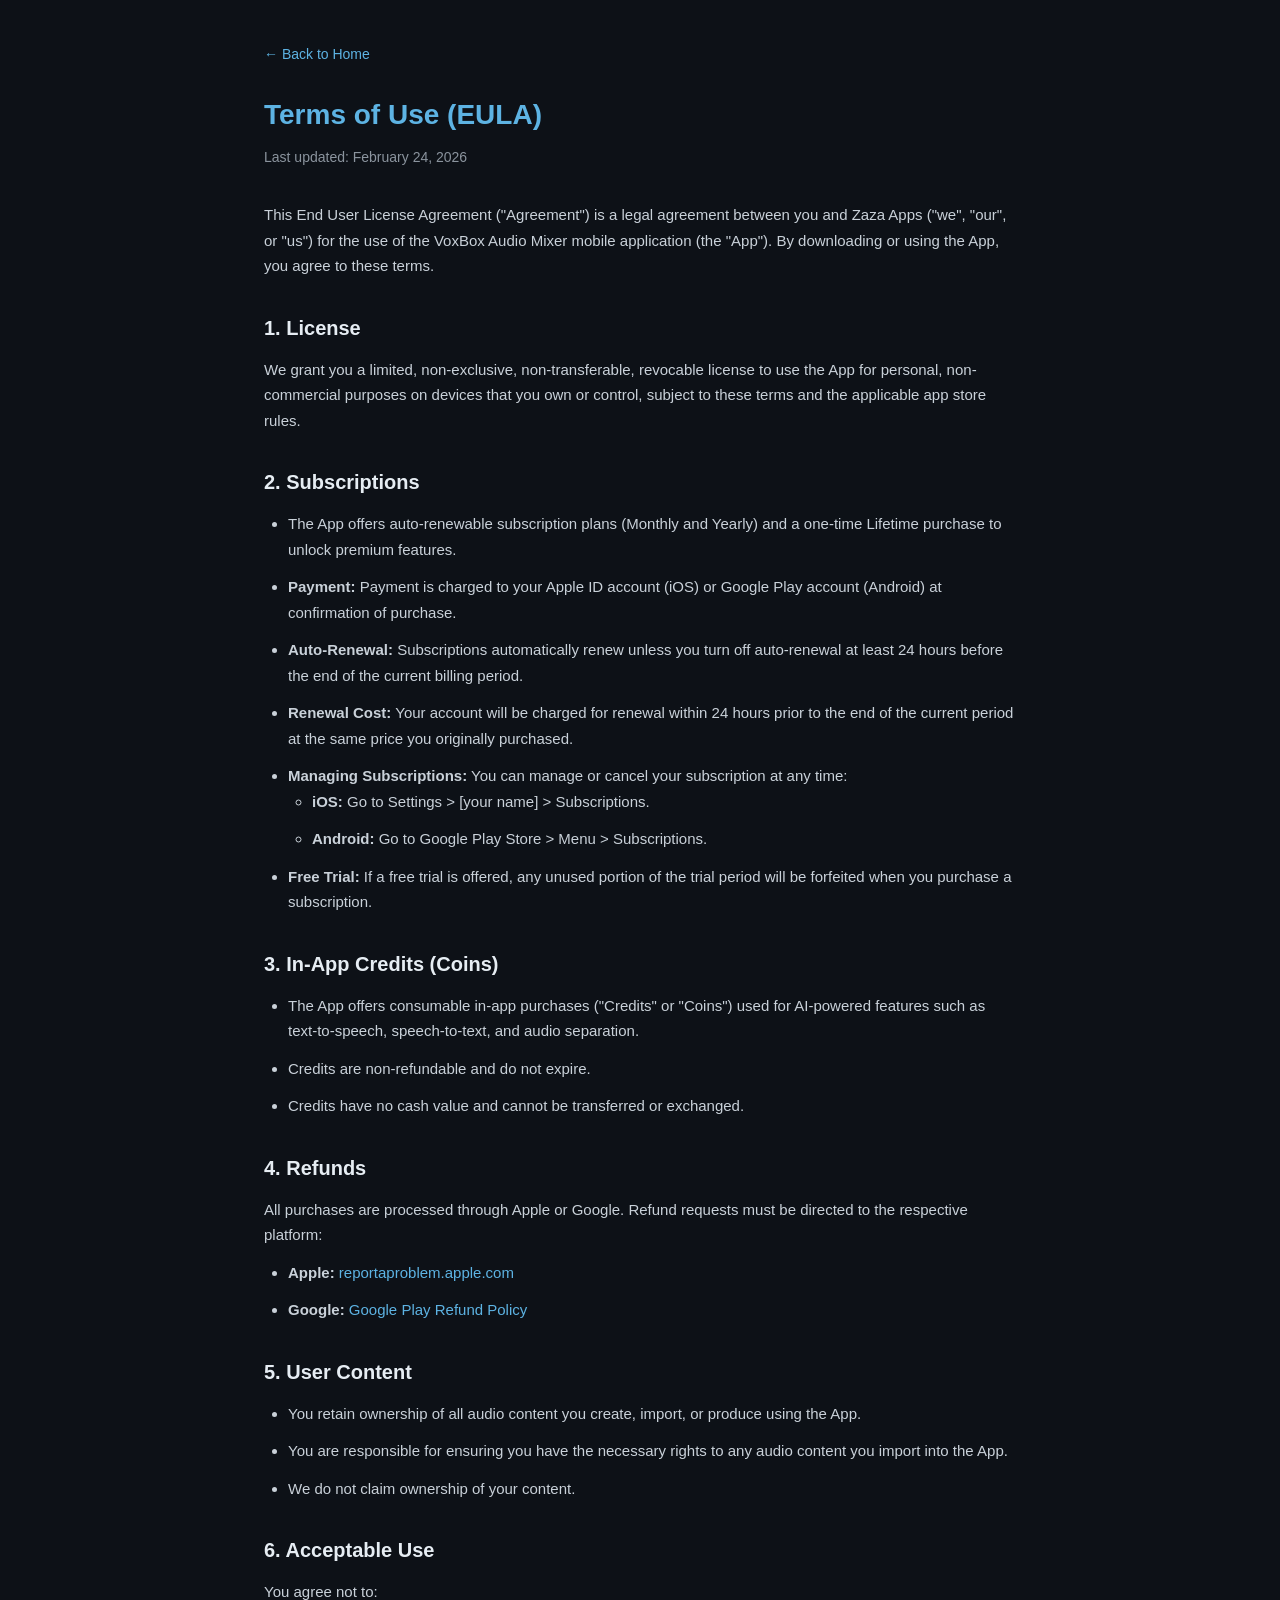
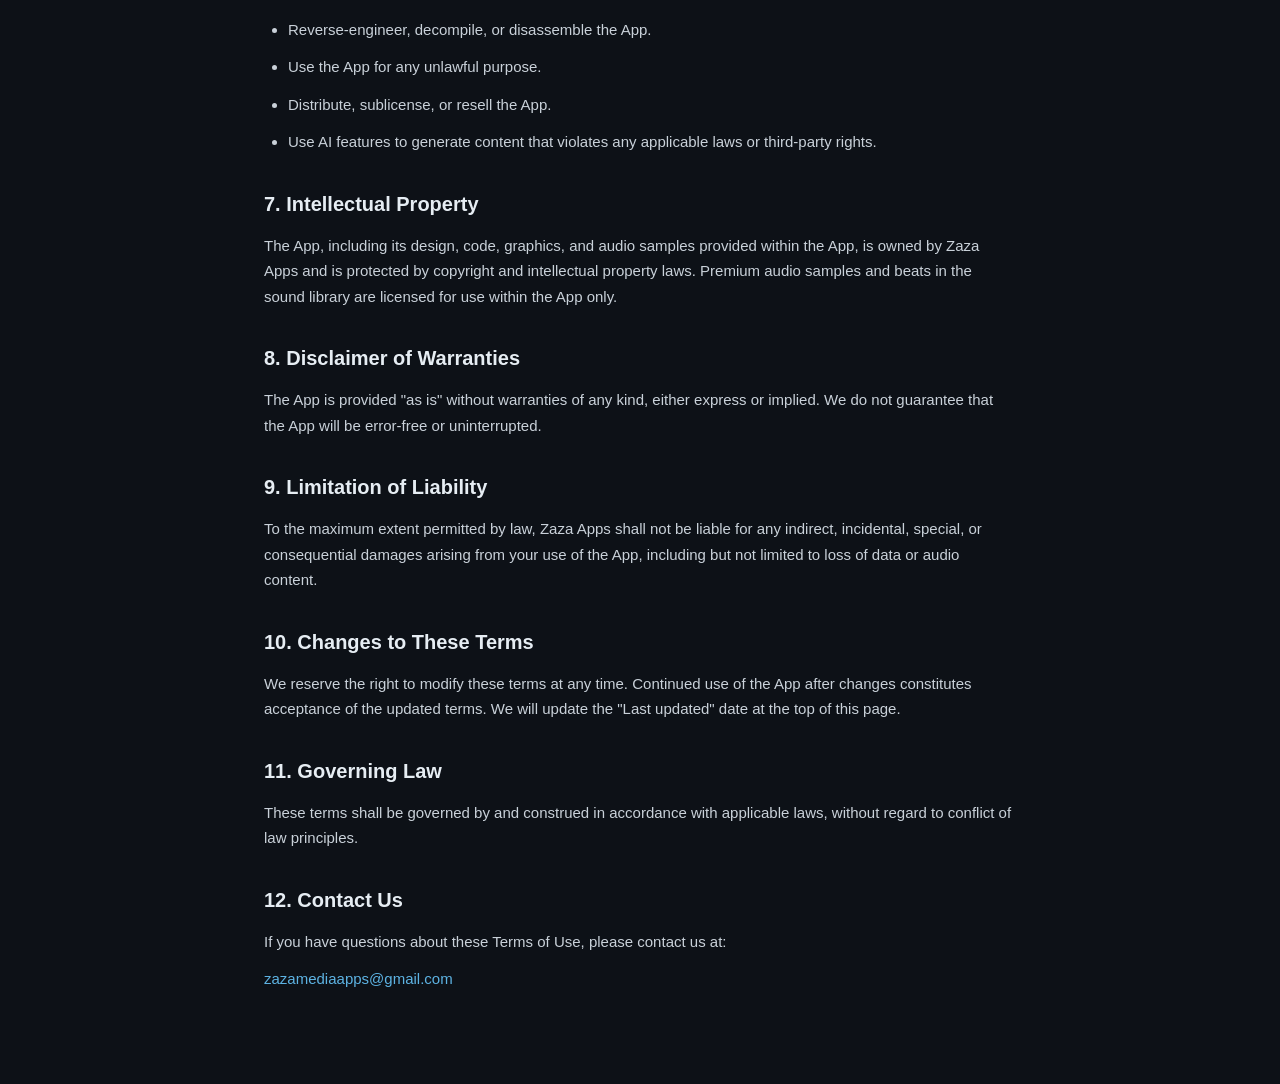
<file: terms-of-use/index.html>
<!DOCTYPE html>
<html lang="en">
<head>
  <meta charset="UTF-8">
  <meta name="viewport" content="width=device-width, initial-scale=1.0">
  <title>Terms of Use - VoxBox Audio Mixer</title>
  <style>
    * { margin: 0; padding: 0; box-sizing: border-box; }
    body {
      font-family: -apple-system, BlinkMacSystemFont, 'Segoe UI', Roboto, Helvetica, Arial, sans-serif;
      background: #0D1117; color: #c9d1d9; line-height: 1.7;
    }
    .container { max-width: 800px; margin: 0 auto; padding: 40px 24px 80px; }
    h1 { color: #5DB3E3; font-size: 28px; margin-bottom: 8px; }
    .date { color: #8b949e; font-size: 14px; margin-bottom: 32px; }
    h2 { color: #e6edf3; font-size: 20px; margin: 32px 0 12px; }
    p, li { font-size: 15px; margin-bottom: 12px; }
    ul { padding-left: 24px; }
    a { color: #5DB3E3; text-decoration: none; }
    a:hover { text-decoration: underline; }
    .back { display: inline-block; margin-bottom: 24px; font-size: 14px; }
  </style>
</head>
<body>
  <div class="container">
    <a href="/" class="back">&larr; Back to Home</a>
    <h1>Terms of Use (EULA)</h1>
    <p class="date">Last updated: February 24, 2026</p>

    <p>This End User License Agreement ("Agreement") is a legal agreement between you and Zaza Apps ("we", "our", or "us") for the use of the VoxBox Audio Mixer mobile application (the "App"). By downloading or using the App, you agree to these terms.</p>

    <h2>1. License</h2>
    <p>We grant you a limited, non-exclusive, non-transferable, revocable license to use the App for personal, non-commercial purposes on devices that you own or control, subject to these terms and the applicable app store rules.</p>

    <h2>2. Subscriptions</h2>
    <ul>
      <li>The App offers auto-renewable subscription plans (Monthly and Yearly) and a one-time Lifetime purchase to unlock premium features.</li>
      <li><strong>Payment:</strong> Payment is charged to your Apple ID account (iOS) or Google Play account (Android) at confirmation of purchase.</li>
      <li><strong>Auto-Renewal:</strong> Subscriptions automatically renew unless you turn off auto-renewal at least 24 hours before the end of the current billing period.</li>
      <li><strong>Renewal Cost:</strong> Your account will be charged for renewal within 24 hours prior to the end of the current period at the same price you originally purchased.</li>
      <li><strong>Managing Subscriptions:</strong> You can manage or cancel your subscription at any time:
        <ul>
          <li><strong>iOS:</strong> Go to Settings &gt; [your name] &gt; Subscriptions.</li>
          <li><strong>Android:</strong> Go to Google Play Store &gt; Menu &gt; Subscriptions.</li>
        </ul>
      </li>
      <li><strong>Free Trial:</strong> If a free trial is offered, any unused portion of the trial period will be forfeited when you purchase a subscription.</li>
    </ul>

    <h2>3. In-App Credits (Coins)</h2>
    <ul>
      <li>The App offers consumable in-app purchases ("Credits" or "Coins") used for AI-powered features such as text-to-speech, speech-to-text, and audio separation.</li>
      <li>Credits are non-refundable and do not expire.</li>
      <li>Credits have no cash value and cannot be transferred or exchanged.</li>
    </ul>

    <h2>4. Refunds</h2>
    <p>All purchases are processed through Apple or Google. Refund requests must be directed to the respective platform:</p>
    <ul>
      <li><strong>Apple:</strong> <a href="https://reportaproblem.apple.com" target="_blank" rel="noopener">reportaproblem.apple.com</a></li>
      <li><strong>Google:</strong> <a href="https://support.google.com/googleplay/answer/2479637" target="_blank" rel="noopener">Google Play Refund Policy</a></li>
    </ul>

    <h2>5. User Content</h2>
    <ul>
      <li>You retain ownership of all audio content you create, import, or produce using the App.</li>
      <li>You are responsible for ensuring you have the necessary rights to any audio content you import into the App.</li>
      <li>We do not claim ownership of your content.</li>
    </ul>

    <h2>6. Acceptable Use</h2>
    <p>You agree not to:</p>
    <ul>
      <li>Reverse-engineer, decompile, or disassemble the App.</li>
      <li>Use the App for any unlawful purpose.</li>
      <li>Distribute, sublicense, or resell the App.</li>
      <li>Use AI features to generate content that violates any applicable laws or third-party rights.</li>
    </ul>

    <h2>7. Intellectual Property</h2>
    <p>The App, including its design, code, graphics, and audio samples provided within the App, is owned by Zaza Apps and is protected by copyright and intellectual property laws. Premium audio samples and beats in the sound library are licensed for use within the App only.</p>

    <h2>8. Disclaimer of Warranties</h2>
    <p>The App is provided "as is" without warranties of any kind, either express or implied. We do not guarantee that the App will be error-free or uninterrupted.</p>

    <h2>9. Limitation of Liability</h2>
    <p>To the maximum extent permitted by law, Zaza Apps shall not be liable for any indirect, incidental, special, or consequential damages arising from your use of the App, including but not limited to loss of data or audio content.</p>

    <h2>10. Changes to These Terms</h2>
    <p>We reserve the right to modify these terms at any time. Continued use of the App after changes constitutes acceptance of the updated terms. We will update the "Last updated" date at the top of this page.</p>

    <h2>11. Governing Law</h2>
    <p>These terms shall be governed by and construed in accordance with applicable laws, without regard to conflict of law principles.</p>

    <h2>12. Contact Us</h2>
    <p>If you have questions about these Terms of Use, please contact us at:</p>
    <p><a href="mailto:zazamediaapps@gmail.com">zazamediaapps@gmail.com</a></p>
  </div>
</body>
</html>
</file>
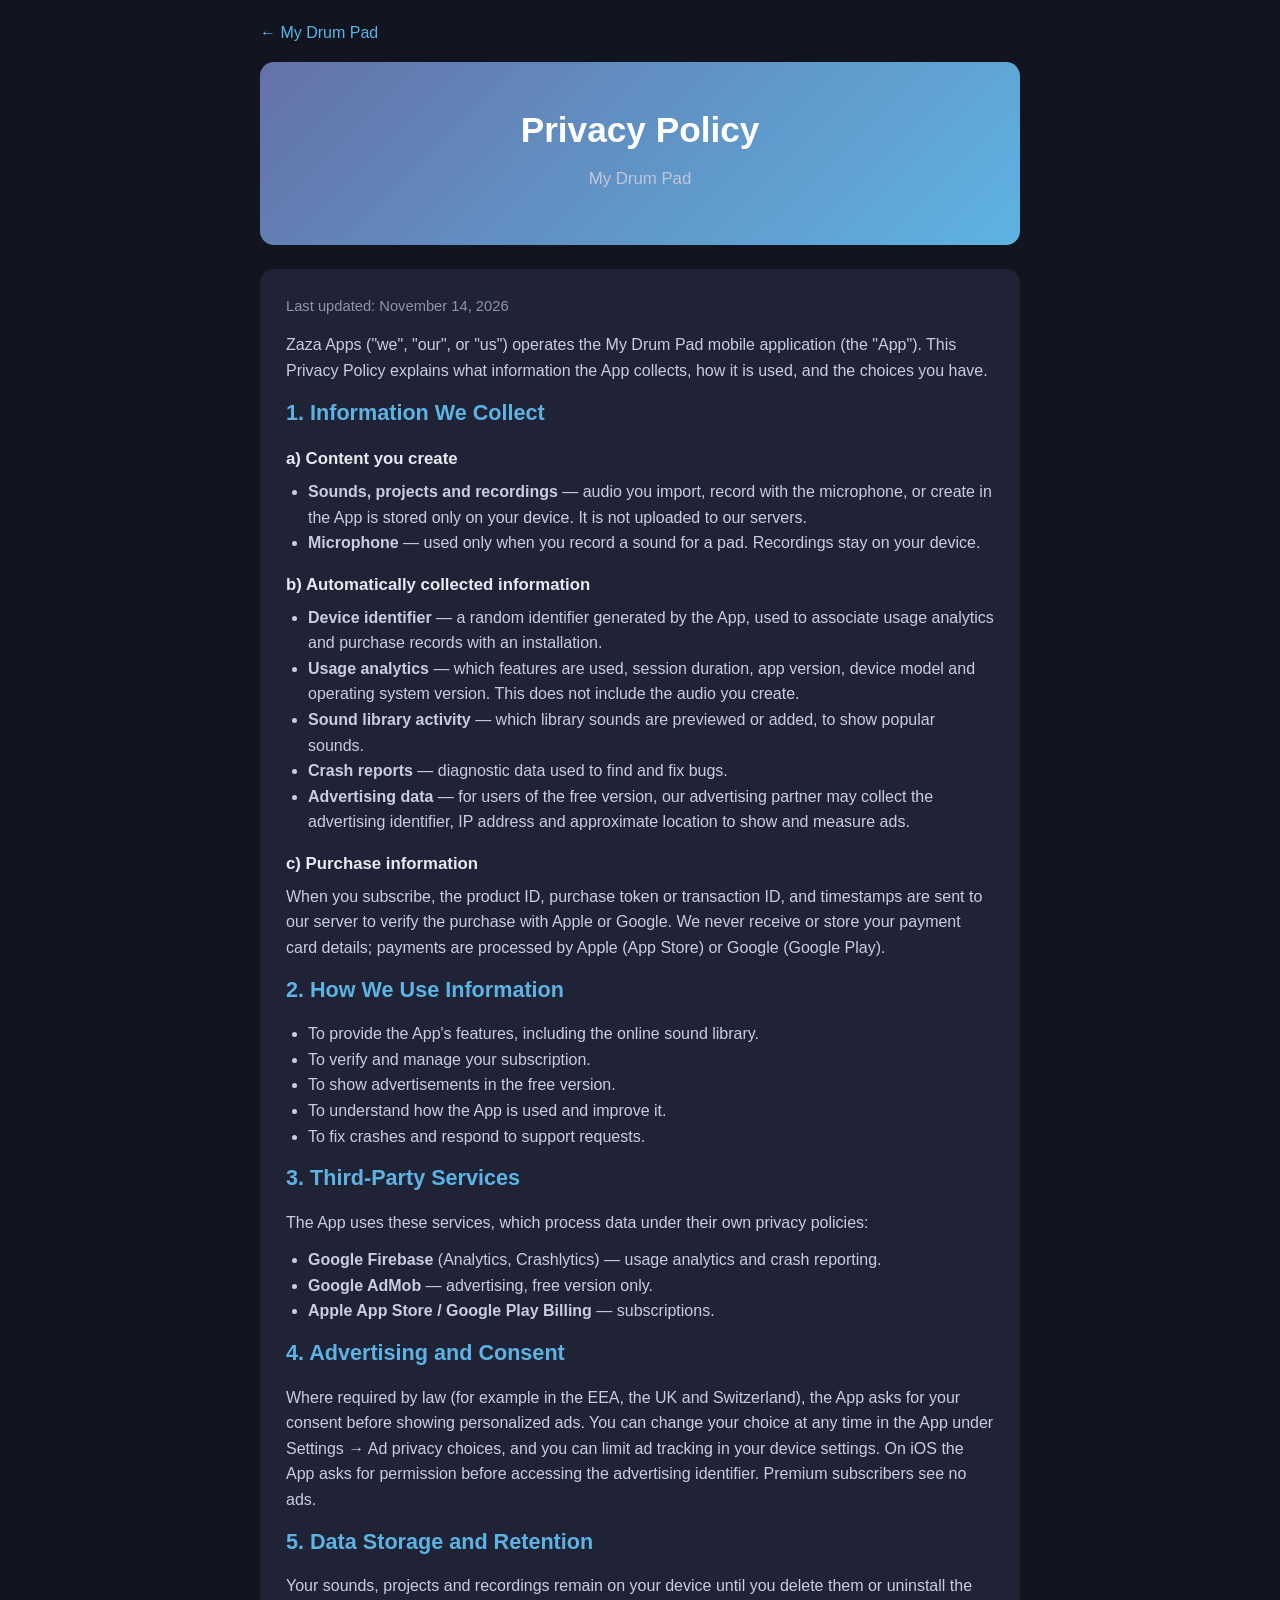
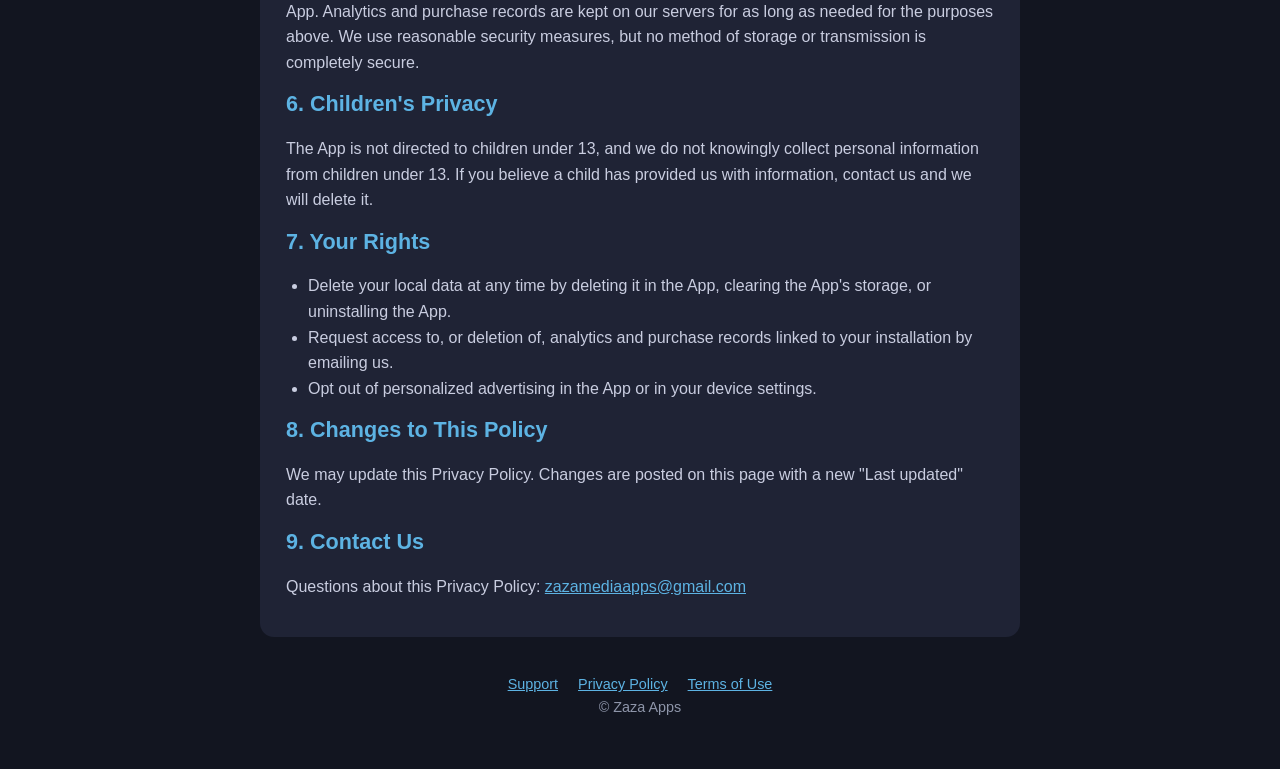
<file: drumpad/privacy-policy/index.html>
<!DOCTYPE html>
<html lang="en">
<head>
    <meta charset="UTF-8">
    <meta name="viewport" content="width=device-width, initial-scale=1.0">
    <title>My Drum Pad Privacy Policy</title>
    <style>
* { margin: 0; padding: 0; box-sizing: border-box; }
body { font-family: -apple-system, BlinkMacSystemFont, 'Segoe UI', Arial, sans-serif; line-height: 1.6; color: #e8eaf2; background: #121520; }
.container { max-width: 800px; margin: 0 auto; padding: 20px; }
header { background: linear-gradient(135deg, #6572a7 0%, #5db3e3 100%); color: #fff; padding: 40px 20px; text-align: center; border-radius: 14px; margin-bottom: 24px; }
h1 { font-size: 2.2em; margin-bottom: 8px; }
.subtitle { font-size: 1.05em; opacity: 0.92; }
.section { background: #1f2335; padding: 26px; margin-bottom: 18px; border-radius: 14px; }
h2 { color: #5db3e3; margin-bottom: 14px; font-size: 1.35em; }
h3 { margin: 16px 0 6px; font-size: 1.05em; }
p, li { color: #c9cde0; }
p { margin-bottom: 12px; }
ul { margin: 0 0 12px 22px; }
a { color: #5db3e3; }
.back { display: inline-block; margin-bottom: 16px; text-decoration: none; }
.updated { color: #8e95a9; font-size: 0.92em; margin-bottom: 14px; }
.links { display: flex; flex-wrap: wrap; gap: 12px; justify-content: center; margin-top: 18px; }
.button { display: inline-block; background: #5db3e3; color: #0f1320; padding: 12px 22px; border-radius: 10px; text-decoration: none; font-weight: 700; }
.button.secondary { background: #2a2e42; color: #e8eaf2; }
footer { text-align: center; color: #8e95a9; font-size: 0.9em; padding: 18px 0 30px; }
footer a { margin: 0 8px; }
    </style>
</head>
<body>
    <div class="container">
        <a class="back" href="/drumpad/">&larr; My Drum Pad</a>
        <header>
            <h1>Privacy Policy</h1>
            <p class="subtitle">My Drum Pad</p>
        </header>
        <div class="section">
            <p class="updated">Last updated: November 14, 2026</p>
            <p>Zaza Apps ("we", "our", or "us") operates the My Drum Pad mobile application (the "App"). This Privacy Policy explains what information the App collects, how it is used, and the choices you have.</p>
            <h2>1. Information We Collect</h2>
            <h3>a) Content you create</h3>
            <ul>
                <li><strong>Sounds, projects and recordings</strong> &mdash; audio you import, record with the microphone, or create in the App is stored only on your device. It is not uploaded to our servers.</li>
                <li><strong>Microphone</strong> &mdash; used only when you record a sound for a pad. Recordings stay on your device.</li>
            </ul>
            <h3>b) Automatically collected information</h3>
            <ul>
                <li><strong>Device identifier</strong> &mdash; a random identifier generated by the App, used to associate usage analytics and purchase records with an installation.</li>
                <li><strong>Usage analytics</strong> &mdash; which features are used, session duration, app version, device model and operating system version. This does not include the audio you create.</li>
                <li><strong>Sound library activity</strong> &mdash; which library sounds are previewed or added, to show popular sounds.</li>
                <li><strong>Crash reports</strong> &mdash; diagnostic data used to find and fix bugs.</li>
                <li><strong>Advertising data</strong> &mdash; for users of the free version, our advertising partner may collect the advertising identifier, IP address and approximate location to show and measure ads.</li>
            </ul>
            <h3>c) Purchase information</h3>
            <p>When you subscribe, the product ID, purchase token or transaction ID, and timestamps are sent to our server to verify the purchase with Apple or Google. We never receive or store your payment card details; payments are processed by Apple (App Store) or Google (Google Play).</p>
            <h2>2. How We Use Information</h2>
            <ul>
                <li>To provide the App's features, including the online sound library.</li>
                <li>To verify and manage your subscription.</li>
                <li>To show advertisements in the free version.</li>
                <li>To understand how the App is used and improve it.</li>
                <li>To fix crashes and respond to support requests.</li>
            </ul>
            <h2>3. Third-Party Services</h2>
            <p>The App uses these services, which process data under their own privacy policies:</p>
            <ul>
                <li><strong>Google Firebase</strong> (Analytics, Crashlytics) &mdash; usage analytics and crash reporting.</li>
                <li><strong>Google AdMob</strong> &mdash; advertising, free version only.</li>
                <li><strong>Apple App Store / Google Play Billing</strong> &mdash; subscriptions.</li>
            </ul>
            <h2>4. Advertising and Consent</h2>
            <p>Where required by law (for example in the EEA, the UK and Switzerland), the App asks for your consent before showing personalized ads. You can change your choice at any time in the App under Settings &rarr; Ad privacy choices, and you can limit ad tracking in your device settings. On iOS the App asks for permission before accessing the advertising identifier. Premium subscribers see no ads.</p>
            <h2>5. Data Storage and Retention</h2>
            <p>Your sounds, projects and recordings remain on your device until you delete them or uninstall the App. Analytics and purchase records are kept on our servers for as long as needed for the purposes above. We use reasonable security measures, but no method of storage or transmission is completely secure.</p>
            <h2>6. Children's Privacy</h2>
            <p>The App is not directed to children under 13, and we do not knowingly collect personal information from children under 13. If you believe a child has provided us with information, contact us and we will delete it.</p>
            <h2>7. Your Rights</h2>
            <ul>
                <li>Delete your local data at any time by deleting it in the App, clearing the App's storage, or uninstalling the App.</li>
                <li>Request access to, or deletion of, analytics and purchase records linked to your installation by emailing us.</li>
                <li>Opt out of personalized advertising in the App or in your device settings.</li>
            </ul>
            <h2>8. Changes to This Policy</h2>
            <p>We may update this Privacy Policy. Changes are posted on this page with a new "Last updated" date.</p>
            <h2>9. Contact Us</h2>
            <p>Questions about this Privacy Policy: <a href="mailto:zazamediaapps@gmail.com?subject=My%20Drum%20Pad%20support">zazamediaapps@gmail.com</a></p>
        </div>
        <footer>
            <a href="/drumpad/support/">Support</a>
            <a href="/drumpad/privacy-policy/">Privacy Policy</a>
            <a href="/drumpad/terms-of-use/">Terms of Use</a>
            <br>&copy; Zaza Apps
        </footer>
    </div>
</body>
</html>
</file>
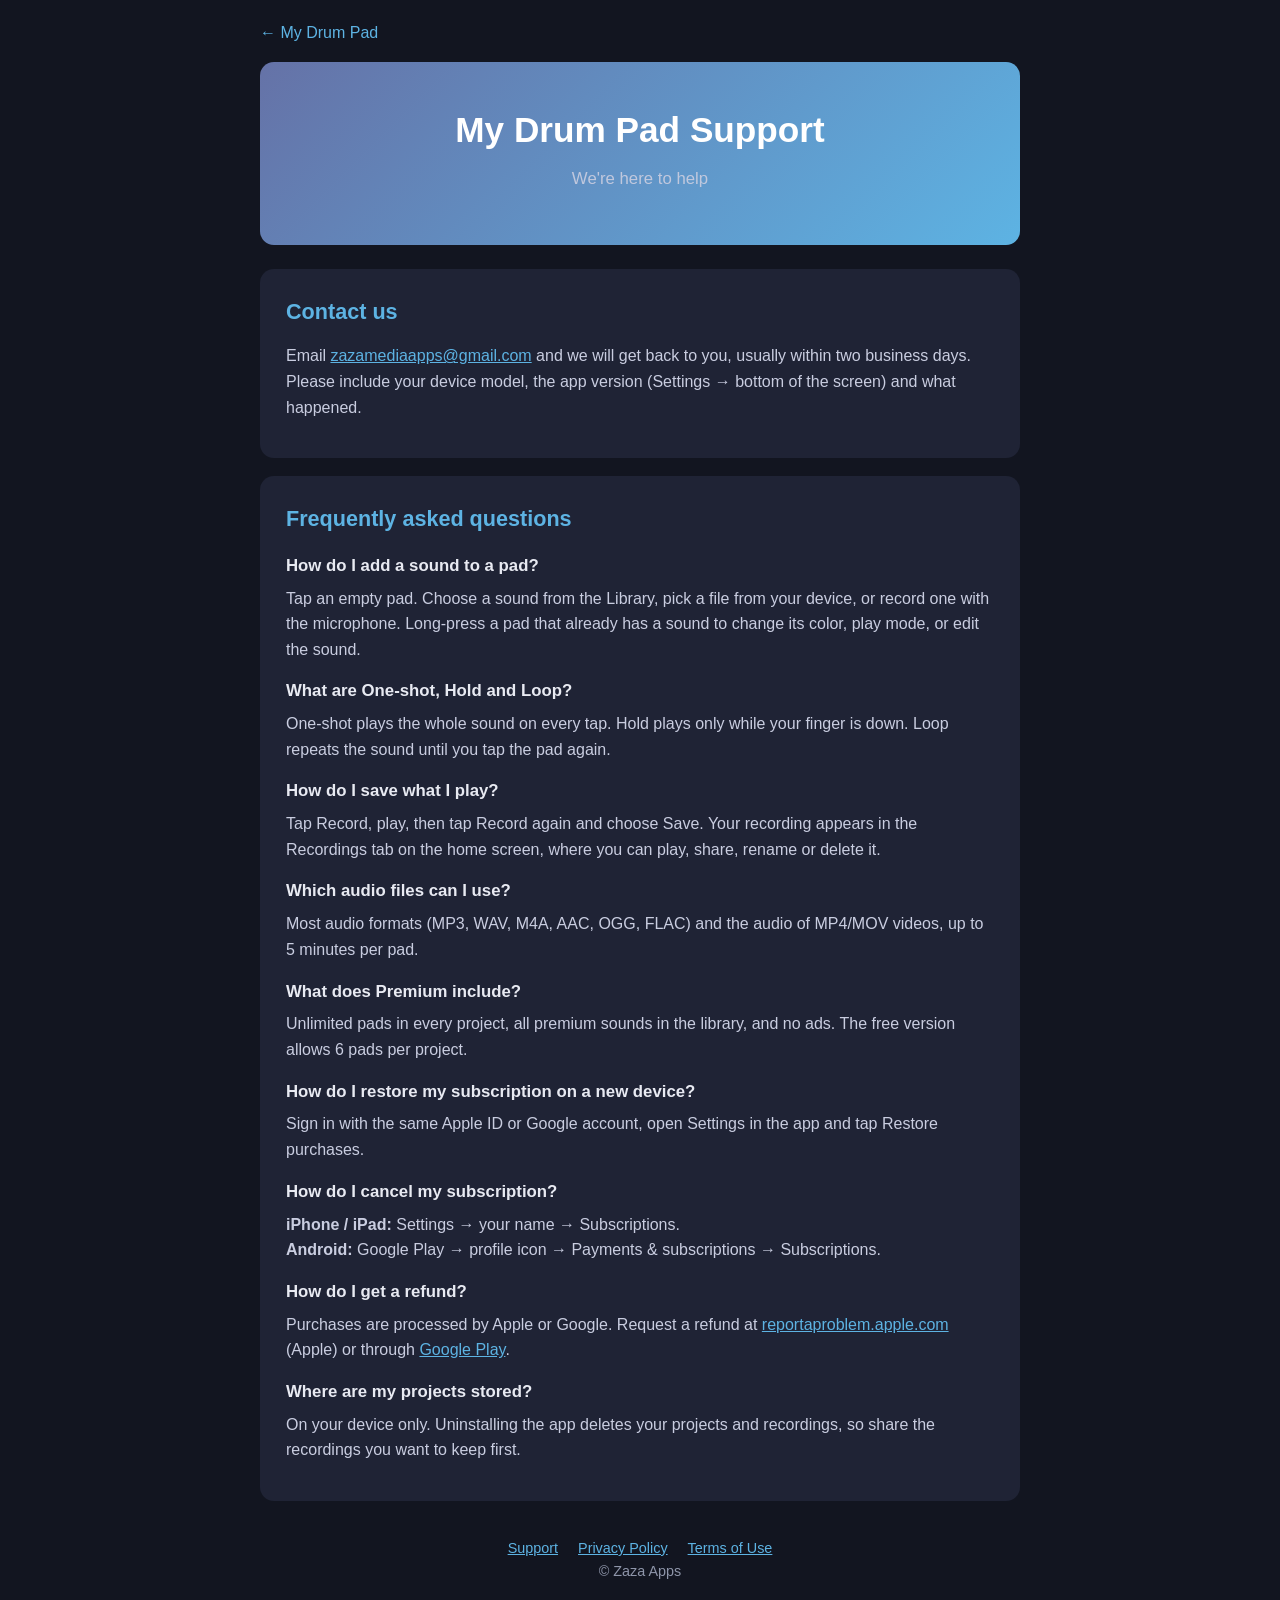
<file: drumpad/support/index.html>
<!DOCTYPE html>
<html lang="en">
<head>
    <meta charset="UTF-8">
    <meta name="viewport" content="width=device-width, initial-scale=1.0">
    <title>My Drum Pad Support</title>
    <style>
* { margin: 0; padding: 0; box-sizing: border-box; }
body { font-family: -apple-system, BlinkMacSystemFont, 'Segoe UI', Arial, sans-serif; line-height: 1.6; color: #e8eaf2; background: #121520; }
.container { max-width: 800px; margin: 0 auto; padding: 20px; }
header { background: linear-gradient(135deg, #6572a7 0%, #5db3e3 100%); color: #fff; padding: 40px 20px; text-align: center; border-radius: 14px; margin-bottom: 24px; }
h1 { font-size: 2.2em; margin-bottom: 8px; }
.subtitle { font-size: 1.05em; opacity: 0.92; }
.section { background: #1f2335; padding: 26px; margin-bottom: 18px; border-radius: 14px; }
h2 { color: #5db3e3; margin-bottom: 14px; font-size: 1.35em; }
h3 { margin: 16px 0 6px; font-size: 1.05em; }
p, li { color: #c9cde0; }
p { margin-bottom: 12px; }
ul { margin: 0 0 12px 22px; }
a { color: #5db3e3; }
.back { display: inline-block; margin-bottom: 16px; text-decoration: none; }
.updated { color: #8e95a9; font-size: 0.92em; margin-bottom: 14px; }
.links { display: flex; flex-wrap: wrap; gap: 12px; justify-content: center; margin-top: 18px; }
.button { display: inline-block; background: #5db3e3; color: #0f1320; padding: 12px 22px; border-radius: 10px; text-decoration: none; font-weight: 700; }
.button.secondary { background: #2a2e42; color: #e8eaf2; }
footer { text-align: center; color: #8e95a9; font-size: 0.9em; padding: 18px 0 30px; }
footer a { margin: 0 8px; }
    </style>
</head>
<body>
    <div class="container">
        <a class="back" href="/drumpad/">&larr; My Drum Pad</a>
        <header>
            <h1>My Drum Pad Support</h1>
            <p class="subtitle">We're here to help</p>
        </header>
        <div class="section">
            <h2>Contact us</h2>
            <p>Email <a href="mailto:zazamediaapps@gmail.com?subject=My%20Drum%20Pad%20support">zazamediaapps@gmail.com</a> and we will get back to you, usually within two business days. Please include your device model, the app version (Settings &rarr; bottom of the screen) and what happened.</p>
        </div>
        <div class="section">
            <h2>Frequently asked questions</h2>
            <h3>How do I add a sound to a pad?</h3>
            <p>Tap an empty pad. Choose a sound from the Library, pick a file from your device, or record one with the microphone. Long-press a pad that already has a sound to change its color, play mode, or edit the sound.</p>
            <h3>What are One-shot, Hold and Loop?</h3>
            <p>One-shot plays the whole sound on every tap. Hold plays only while your finger is down. Loop repeats the sound until you tap the pad again.</p>
            <h3>How do I save what I play?</h3>
            <p>Tap Record, play, then tap Record again and choose Save. Your recording appears in the Recordings tab on the home screen, where you can play, share, rename or delete it.</p>
            <h3>Which audio files can I use?</h3>
            <p>Most audio formats (MP3, WAV, M4A, AAC, OGG, FLAC) and the audio of MP4/MOV videos, up to 5 minutes per pad.</p>
            <h3>What does Premium include?</h3>
            <p>Unlimited pads in every project, all premium sounds in the library, and no ads. The free version allows 6 pads per project.</p>
            <h3>How do I restore my subscription on a new device?</h3>
            <p>Sign in with the same Apple ID or Google account, open Settings in the app and tap Restore purchases.</p>
            <h3>How do I cancel my subscription?</h3>
            <p><strong>iPhone / iPad:</strong> Settings &rarr; your name &rarr; Subscriptions.<br><strong>Android:</strong> Google Play &rarr; profile icon &rarr; Payments &amp; subscriptions &rarr; Subscriptions.</p>
            <h3>How do I get a refund?</h3>
            <p>Purchases are processed by Apple or Google. Request a refund at <a href="https://reportaproblem.apple.com">reportaproblem.apple.com</a> (Apple) or through <a href="https://support.google.com/googleplay/answer/2479637">Google Play</a>.</p>
            <h3>Where are my projects stored?</h3>
            <p>On your device only. Uninstalling the app deletes your projects and recordings, so share the recordings you want to keep first.</p>
        </div>
        <footer>
            <a href="/drumpad/support/">Support</a>
            <a href="/drumpad/privacy-policy/">Privacy Policy</a>
            <a href="/drumpad/terms-of-use/">Terms of Use</a>
            <br>&copy; Zaza Apps
        </footer>
    </div>
</body>
</html>
</file>
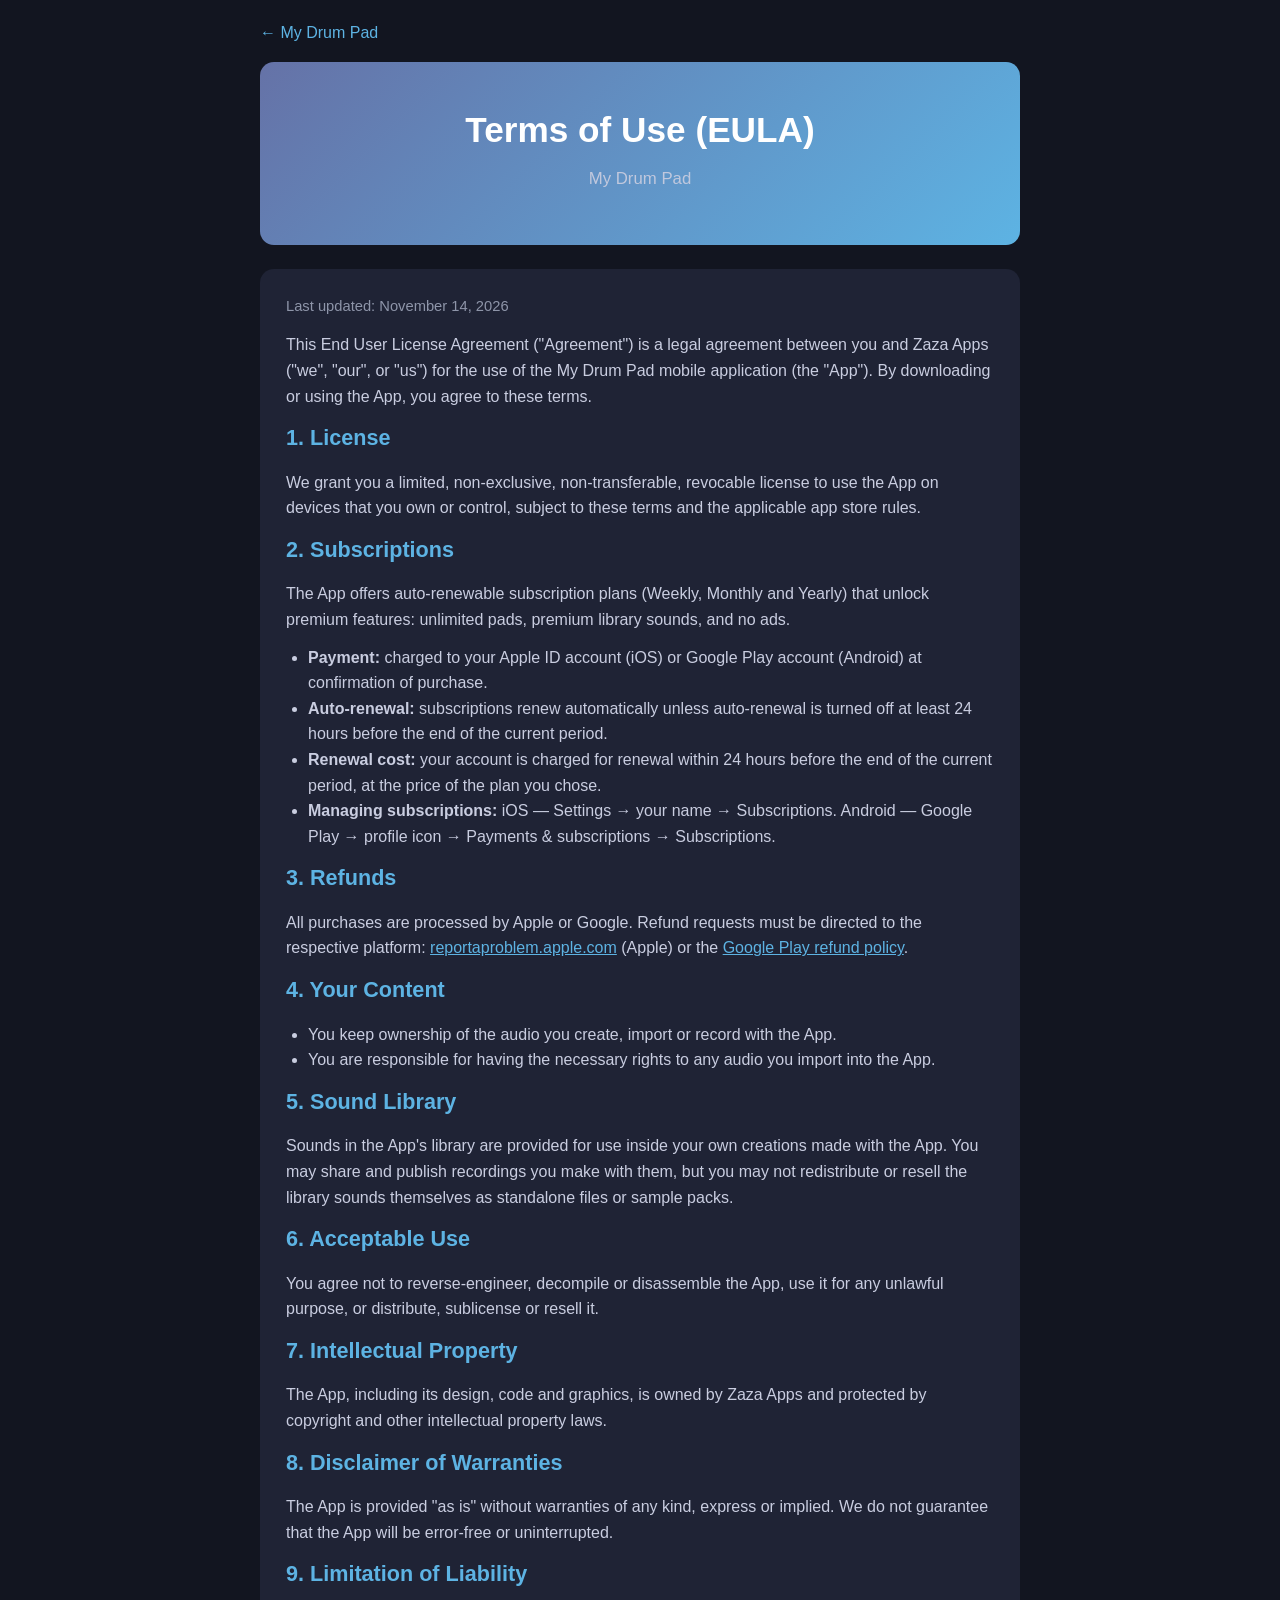
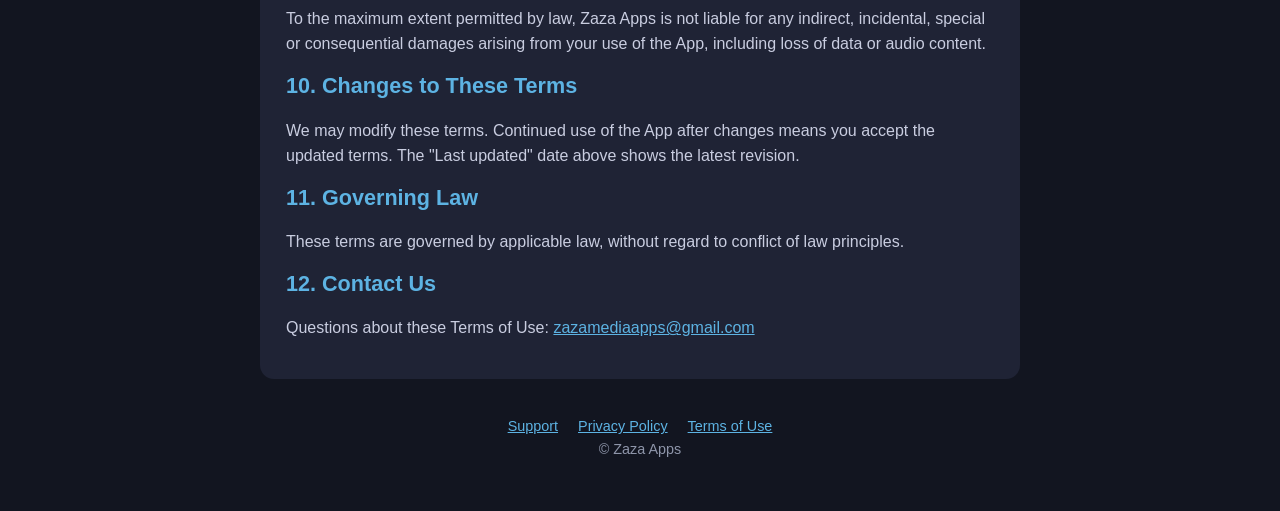
<file: drumpad/terms-of-use/index.html>
<!DOCTYPE html>
<html lang="en">
<head>
    <meta charset="UTF-8">
    <meta name="viewport" content="width=device-width, initial-scale=1.0">
    <title>My Drum Pad Terms of Use</title>
    <style>
* { margin: 0; padding: 0; box-sizing: border-box; }
body { font-family: -apple-system, BlinkMacSystemFont, 'Segoe UI', Arial, sans-serif; line-height: 1.6; color: #e8eaf2; background: #121520; }
.container { max-width: 800px; margin: 0 auto; padding: 20px; }
header { background: linear-gradient(135deg, #6572a7 0%, #5db3e3 100%); color: #fff; padding: 40px 20px; text-align: center; border-radius: 14px; margin-bottom: 24px; }
h1 { font-size: 2.2em; margin-bottom: 8px; }
.subtitle { font-size: 1.05em; opacity: 0.92; }
.section { background: #1f2335; padding: 26px; margin-bottom: 18px; border-radius: 14px; }
h2 { color: #5db3e3; margin-bottom: 14px; font-size: 1.35em; }
h3 { margin: 16px 0 6px; font-size: 1.05em; }
p, li { color: #c9cde0; }
p { margin-bottom: 12px; }
ul { margin: 0 0 12px 22px; }
a { color: #5db3e3; }
.back { display: inline-block; margin-bottom: 16px; text-decoration: none; }
.updated { color: #8e95a9; font-size: 0.92em; margin-bottom: 14px; }
.links { display: flex; flex-wrap: wrap; gap: 12px; justify-content: center; margin-top: 18px; }
.button { display: inline-block; background: #5db3e3; color: #0f1320; padding: 12px 22px; border-radius: 10px; text-decoration: none; font-weight: 700; }
.button.secondary { background: #2a2e42; color: #e8eaf2; }
footer { text-align: center; color: #8e95a9; font-size: 0.9em; padding: 18px 0 30px; }
footer a { margin: 0 8px; }
    </style>
</head>
<body>
    <div class="container">
        <a class="back" href="/drumpad/">&larr; My Drum Pad</a>
        <header>
            <h1>Terms of Use (EULA)</h1>
            <p class="subtitle">My Drum Pad</p>
        </header>
        <div class="section">
            <p class="updated">Last updated: November 14, 2026</p>
            <p>This End User License Agreement ("Agreement") is a legal agreement between you and Zaza Apps ("we", "our", or "us") for the use of the My Drum Pad mobile application (the "App"). By downloading or using the App, you agree to these terms.</p>
            <h2>1. License</h2>
            <p>We grant you a limited, non-exclusive, non-transferable, revocable license to use the App on devices that you own or control, subject to these terms and the applicable app store rules.</p>
            <h2>2. Subscriptions</h2>
            <p>The App offers auto-renewable subscription plans (Weekly, Monthly and Yearly) that unlock premium features: unlimited pads, premium library sounds, and no ads.</p>
            <ul>
                <li><strong>Payment:</strong> charged to your Apple ID account (iOS) or Google Play account (Android) at confirmation of purchase.</li>
                <li><strong>Auto-renewal:</strong> subscriptions renew automatically unless auto-renewal is turned off at least 24 hours before the end of the current period.</li>
                <li><strong>Renewal cost:</strong> your account is charged for renewal within 24 hours before the end of the current period, at the price of the plan you chose.</li>
                <li><strong>Managing subscriptions:</strong> iOS &mdash; Settings &rarr; your name &rarr; Subscriptions. Android &mdash; Google Play &rarr; profile icon &rarr; Payments &amp; subscriptions &rarr; Subscriptions.</li>
            </ul>
            <h2>3. Refunds</h2>
            <p>All purchases are processed by Apple or Google. Refund requests must be directed to the respective platform: <a href="https://reportaproblem.apple.com">reportaproblem.apple.com</a> (Apple) or the <a href="https://support.google.com/googleplay/answer/2479637">Google Play refund policy</a>.</p>
            <h2>4. Your Content</h2>
            <ul>
                <li>You keep ownership of the audio you create, import or record with the App.</li>
                <li>You are responsible for having the necessary rights to any audio you import into the App.</li>
            </ul>
            <h2>5. Sound Library</h2>
            <p>Sounds in the App's library are provided for use inside your own creations made with the App. You may share and publish recordings you make with them, but you may not redistribute or resell the library sounds themselves as standalone files or sample packs.</p>
            <h2>6. Acceptable Use</h2>
            <p>You agree not to reverse-engineer, decompile or disassemble the App, use it for any unlawful purpose, or distribute, sublicense or resell it.</p>
            <h2>7. Intellectual Property</h2>
            <p>The App, including its design, code and graphics, is owned by Zaza Apps and protected by copyright and other intellectual property laws.</p>
            <h2>8. Disclaimer of Warranties</h2>
            <p>The App is provided "as is" without warranties of any kind, express or implied. We do not guarantee that the App will be error-free or uninterrupted.</p>
            <h2>9. Limitation of Liability</h2>
            <p>To the maximum extent permitted by law, Zaza Apps is not liable for any indirect, incidental, special or consequential damages arising from your use of the App, including loss of data or audio content.</p>
            <h2>10. Changes to These Terms</h2>
            <p>We may modify these terms. Continued use of the App after changes means you accept the updated terms. The "Last updated" date above shows the latest revision.</p>
            <h2>11. Governing Law</h2>
            <p>These terms are governed by applicable law, without regard to conflict of law principles.</p>
            <h2>12. Contact Us</h2>
            <p>Questions about these Terms of Use: <a href="mailto:zazamediaapps@gmail.com?subject=My%20Drum%20Pad%20support">zazamediaapps@gmail.com</a></p>
        </div>
        <footer>
            <a href="/drumpad/support/">Support</a>
            <a href="/drumpad/privacy-policy/">Privacy Policy</a>
            <a href="/drumpad/terms-of-use/">Terms of Use</a>
            <br>&copy; Zaza Apps
        </footer>
    </div>
</body>
</html>
</file>
<file: styles.css>
:root{--bg:#0F1220;--card:#1A1E33;--card2:#212642;--text:#EDEEF6;--dim:#9AA0B8;--a1:#9B6BFF;--a2:#E255A1;--ok:#36D17A}
*{margin:0;padding:0;box-sizing:border-box}
body{background:var(--bg);color:var(--text);font-family:-apple-system,BlinkMacSystemFont,'Segoe UI',Roboto,sans-serif;line-height:1.6}
a{color:var(--a1);text-decoration:none}
.wrap{max-width:1080px;margin:0 auto;padding:0 24px}
nav{display:flex;align-items:center;gap:28px;padding:18px 0;flex-wrap:wrap}
nav .logo{display:flex;align-items:center;gap:10px;font-weight:800;font-size:1.15rem;color:var(--text)}
nav .logo img{width:34px;height:34px;border-radius:9px}
nav .links{display:flex;gap:22px;margin-left:auto;flex-wrap:wrap}
nav .links a{color:var(--dim);font-weight:600;font-size:.95rem}
nav .links a:hover{color:var(--text)}
.hero{text-align:center;padding:72px 0 56px}
.hero h1{font-size:clamp(2rem,5vw,3.2rem);font-weight:900;line-height:1.15}
.grad{background:linear-gradient(90deg,var(--a1),var(--a2));-webkit-background-clip:text;background-clip:text;color:transparent}
.hero p{color:var(--dim);font-size:1.15rem;max-width:640px;margin:18px auto 0}
.badges{display:flex;gap:14px;justify-content:center;margin-top:34px;flex-wrap:wrap}
.badge{display:inline-flex;align-items:center;gap:10px;background:var(--card2);border:1px solid rgba(255,255,255,.12);border-radius:14px;padding:12px 22px;color:var(--text);font-weight:700;transition:.2s}
.badge:hover{border-color:var(--a1);transform:translateY(-2px)}
.badge small{display:block;font-weight:500;color:var(--dim);font-size:.72rem;text-align:left}
.grid{display:grid;gap:20px;grid-template-columns:repeat(auto-fit,minmax(250px,1fr));margin:40px 0}
.card{background:var(--card);border:1px solid rgba(255,255,255,.06);border-radius:18px;padding:26px}
.card h3{margin-bottom:8px;font-size:1.15rem}
.card .ico{font-size:1.7rem;display:block;margin-bottom:12px}
.card p{color:var(--dim);font-size:.95rem}
section{padding:44px 0}
section h2{font-size:1.7rem;font-weight:800;margin-bottom:6px}
section .sub{color:var(--dim);margin-bottom:10px}
.pillrow{display:flex;flex-wrap:wrap;gap:10px;margin-top:18px}
.pill{background:var(--card2);border:1px solid rgba(255,255,255,.1);border-radius:999px;padding:8px 16px;font-size:.88rem;color:var(--text)}
footer{border-top:1px solid rgba(255,255,255,.08);margin-top:60px;padding:34px 0;color:var(--dim);font-size:.9rem}
footer .cols{display:flex;gap:40px;flex-wrap:wrap;justify-content:space-between}
footer a{color:var(--dim)}footer a:hover{color:var(--text)}
.model{display:flex;gap:22px;background:var(--card);border:1px solid rgba(255,255,255,.06);border-radius:18px;padding:22px;margin-bottom:18px;flex-wrap:wrap}
.model video,.model .vph{width:280px;max-width:100%;aspect-ratio:16/9;border-radius:12px;background:#000;display:flex;align-items:center;justify-content:center;color:var(--dim);font-size:.85rem}
.model .info{flex:1;min-width:240px}
.model h3{margin-bottom:6px}
.tag{display:inline-block;background:rgba(155,107,255,.16);border:1px solid rgba(155,107,255,.5);color:#C9B2FF;border-radius:8px;padding:2px 10px;font-size:.78rem;font-weight:700;margin-left:8px;vertical-align:middle}
details{background:var(--card);border:1px solid rgba(255,255,255,.06);border-radius:14px;padding:18px 22px;margin-bottom:12px}
details summary{cursor:pointer;font-weight:700;font-size:1.02rem}
details p{color:var(--dim);margin-top:10px}
.note{background:rgba(54,209,122,.1);border:1px solid rgba(54,209,122,.4);border-radius:12px;padding:14px 18px;color:var(--text);font-size:.92rem}
</file>
